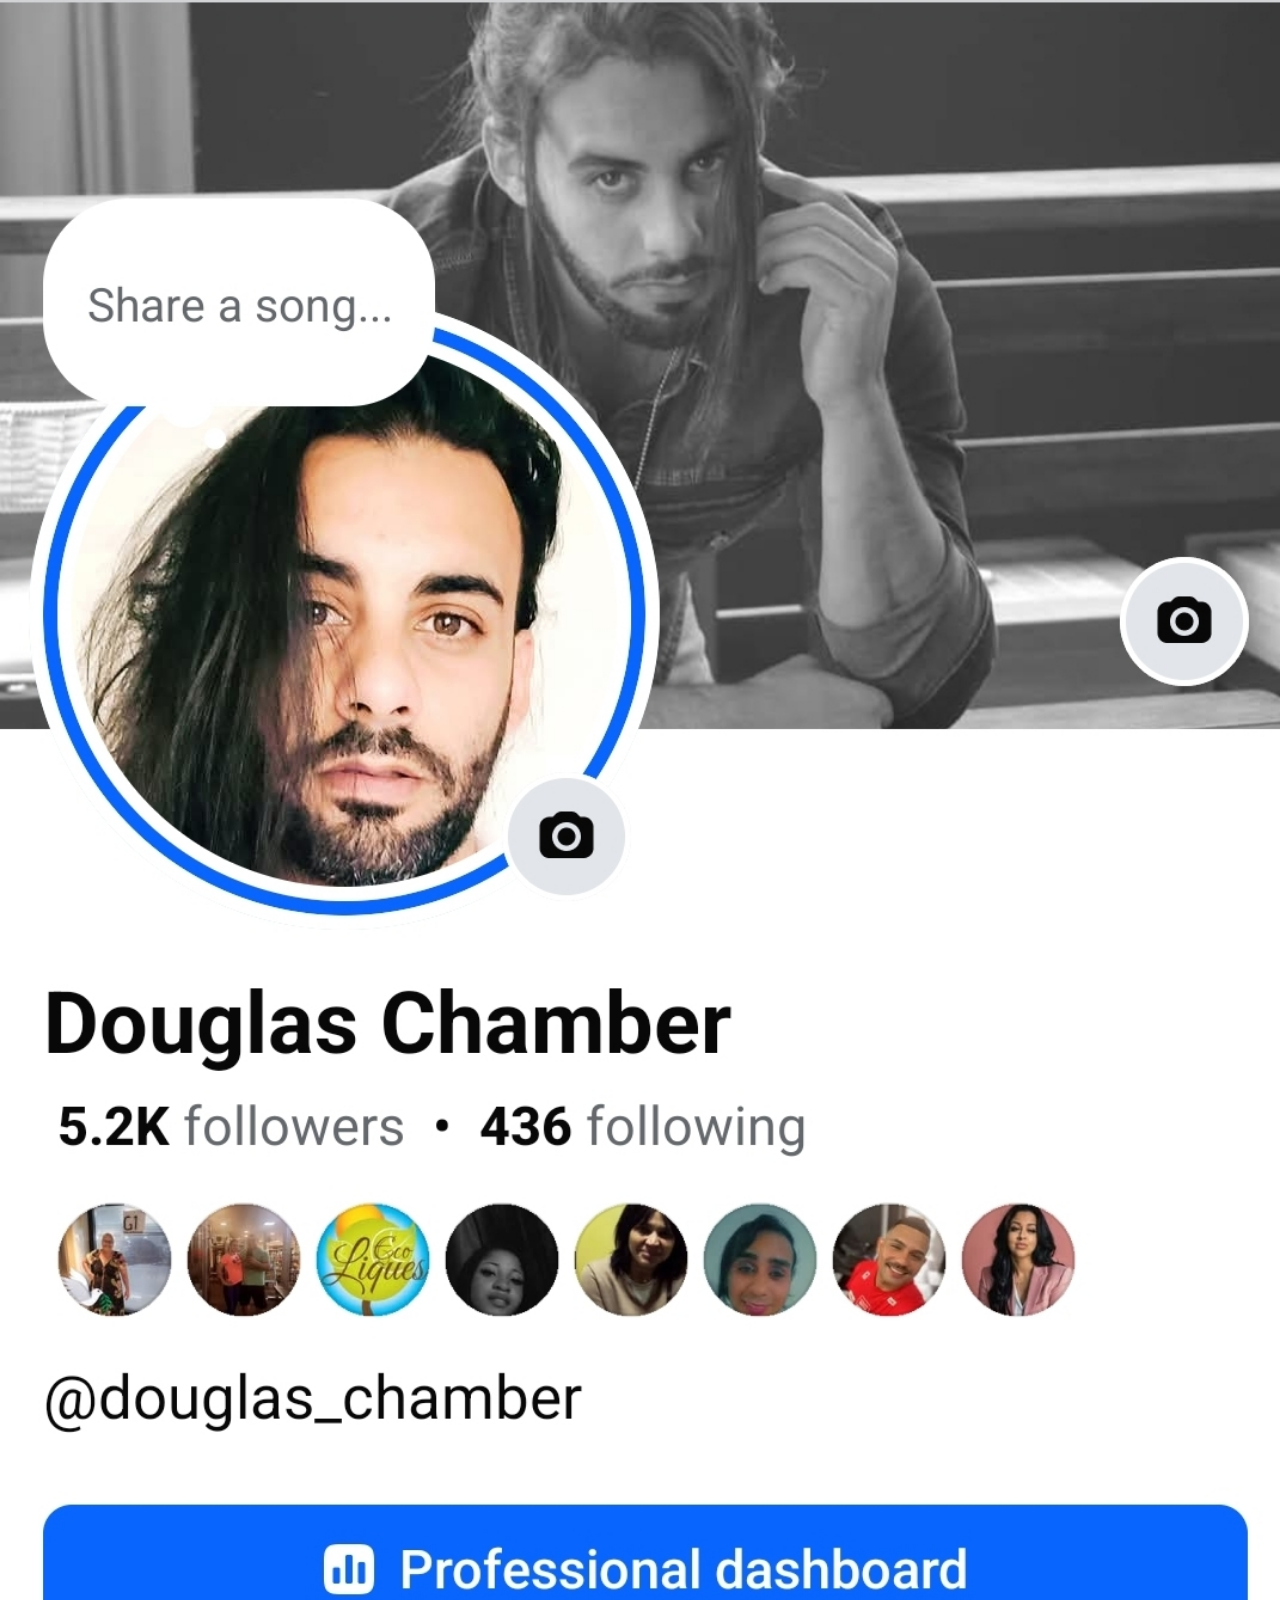
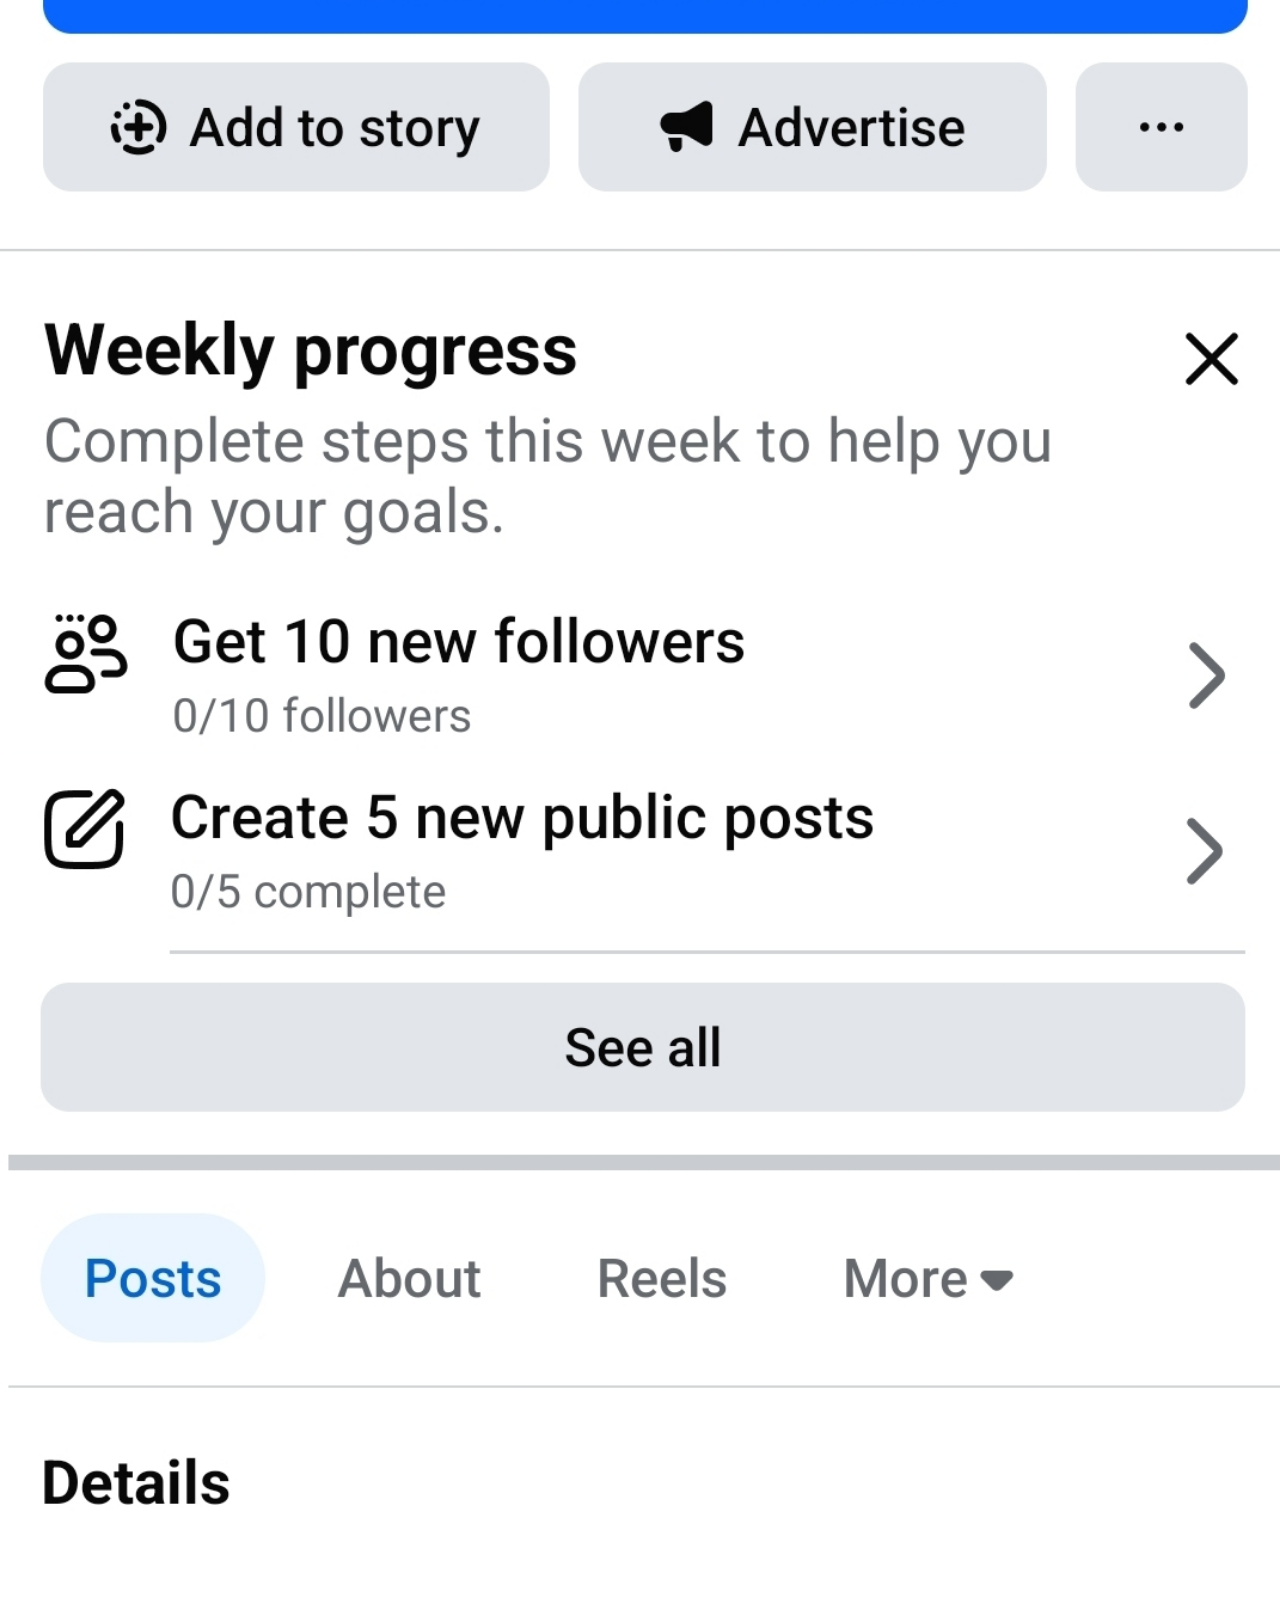
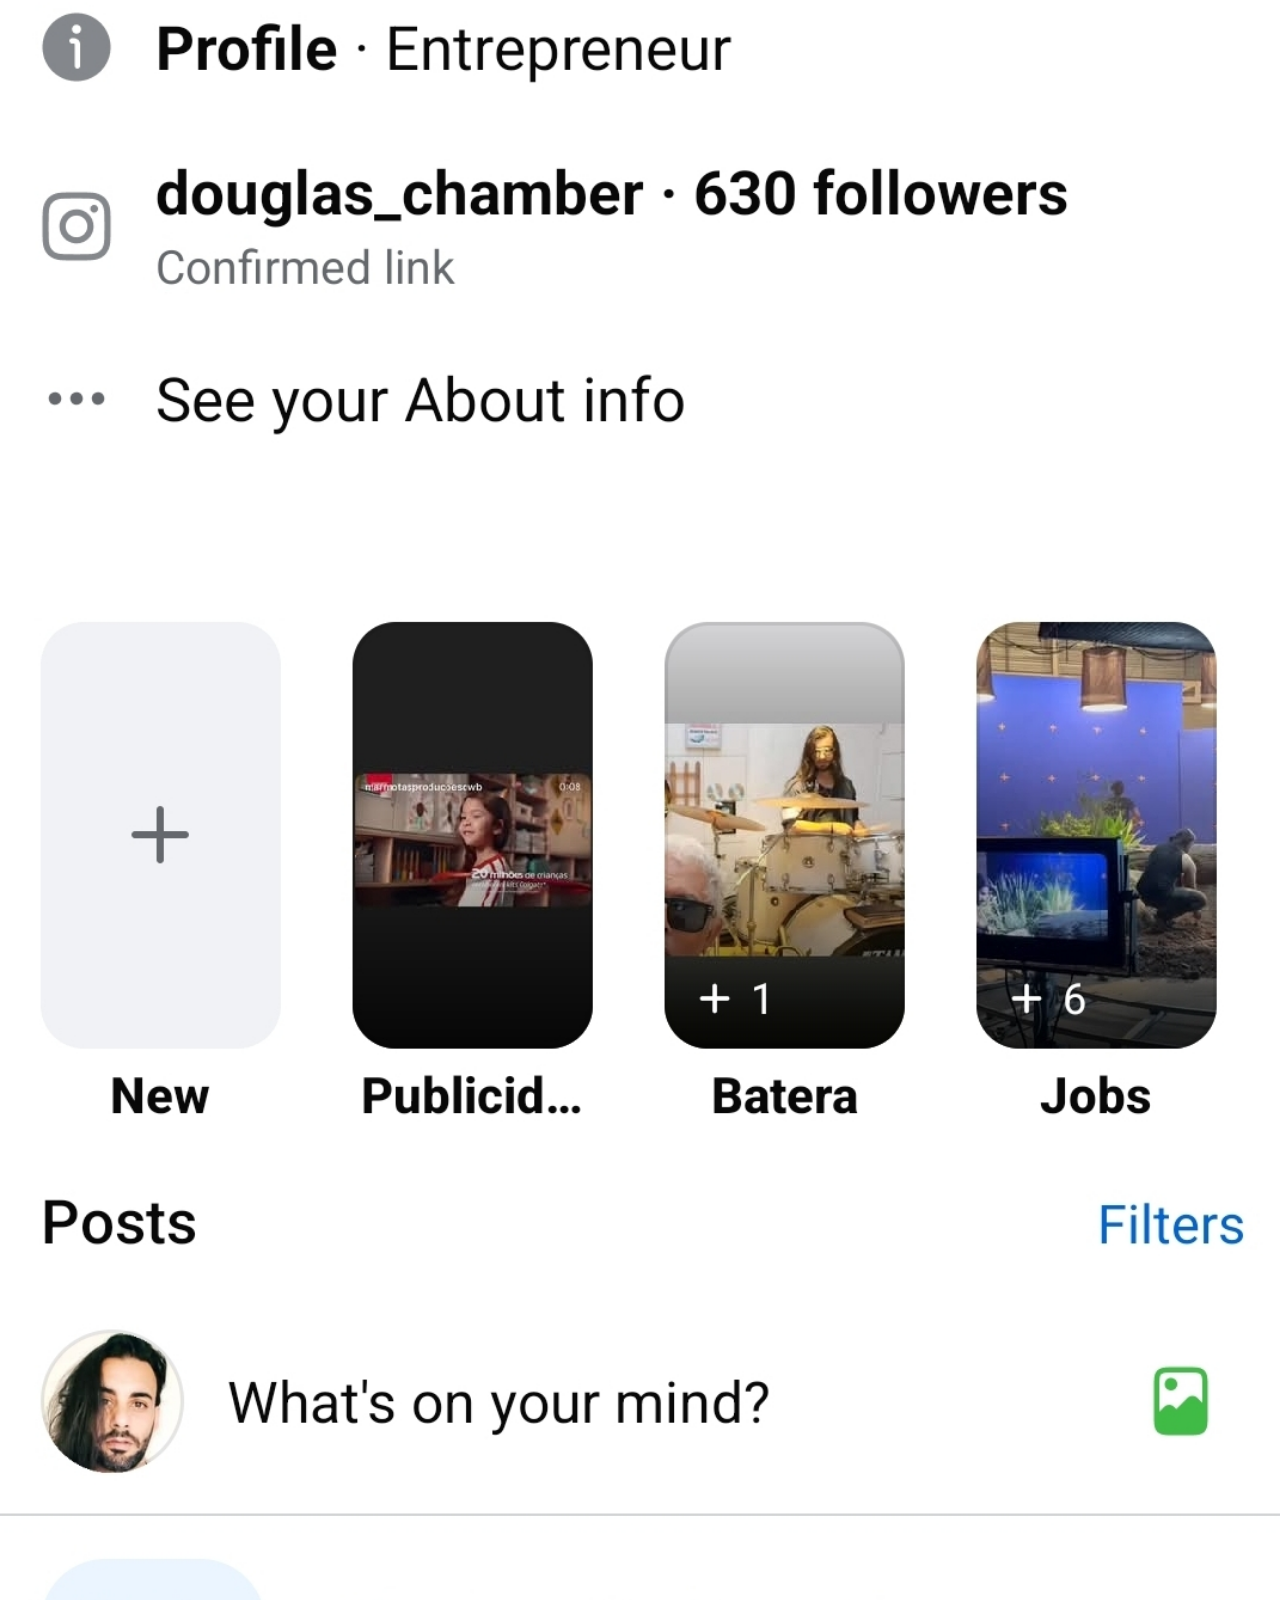
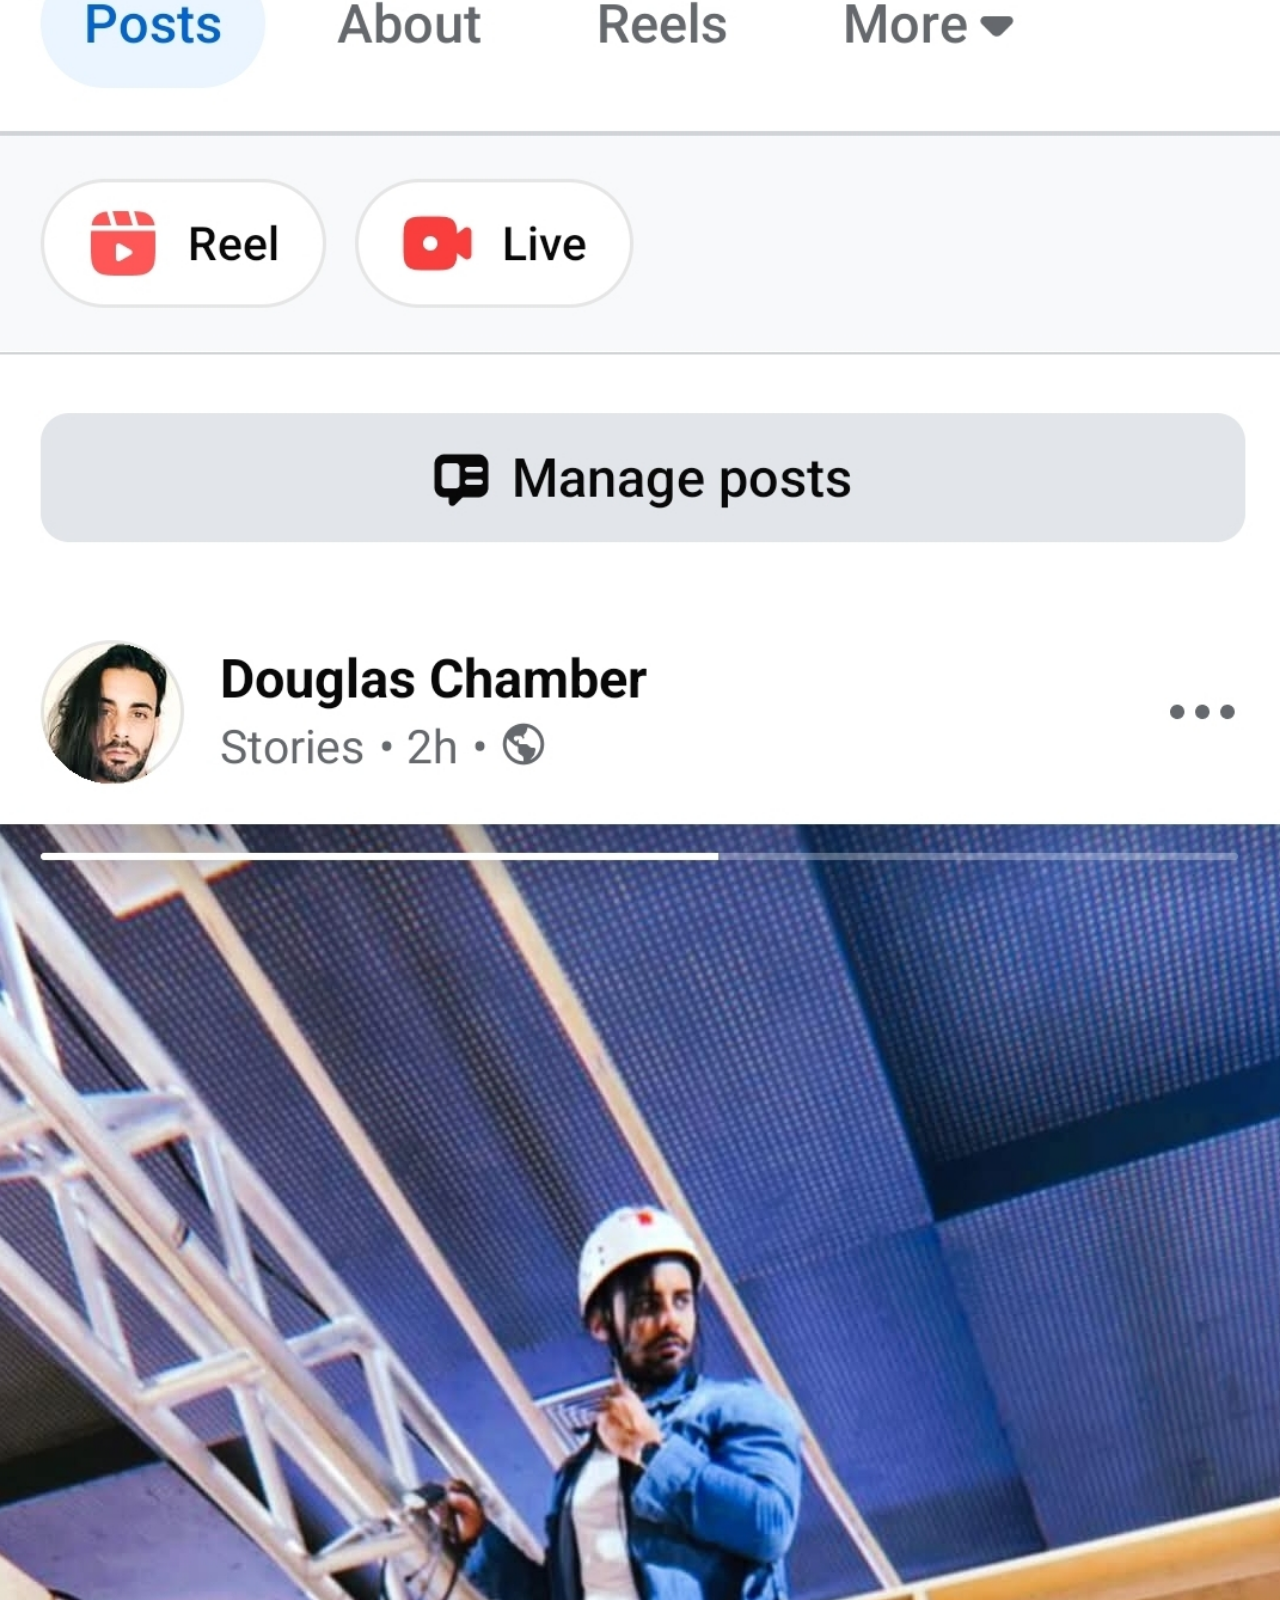
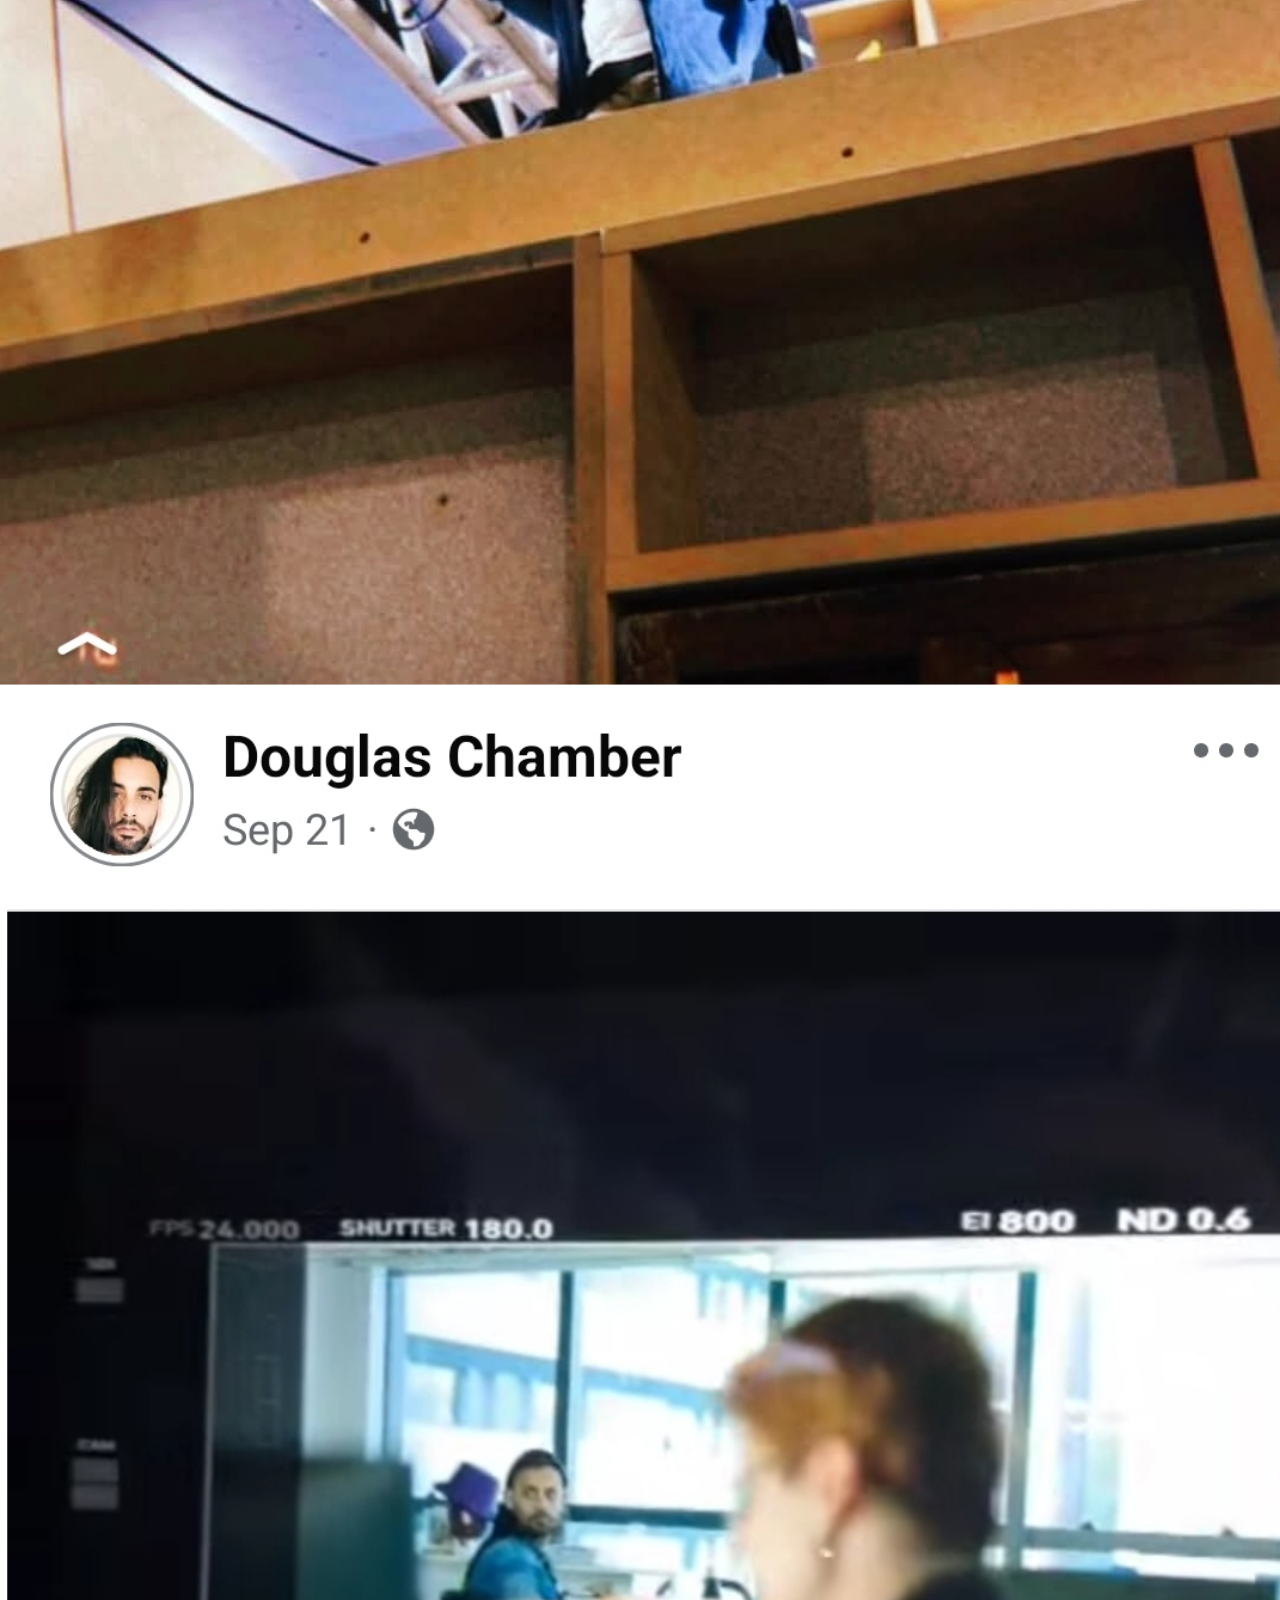
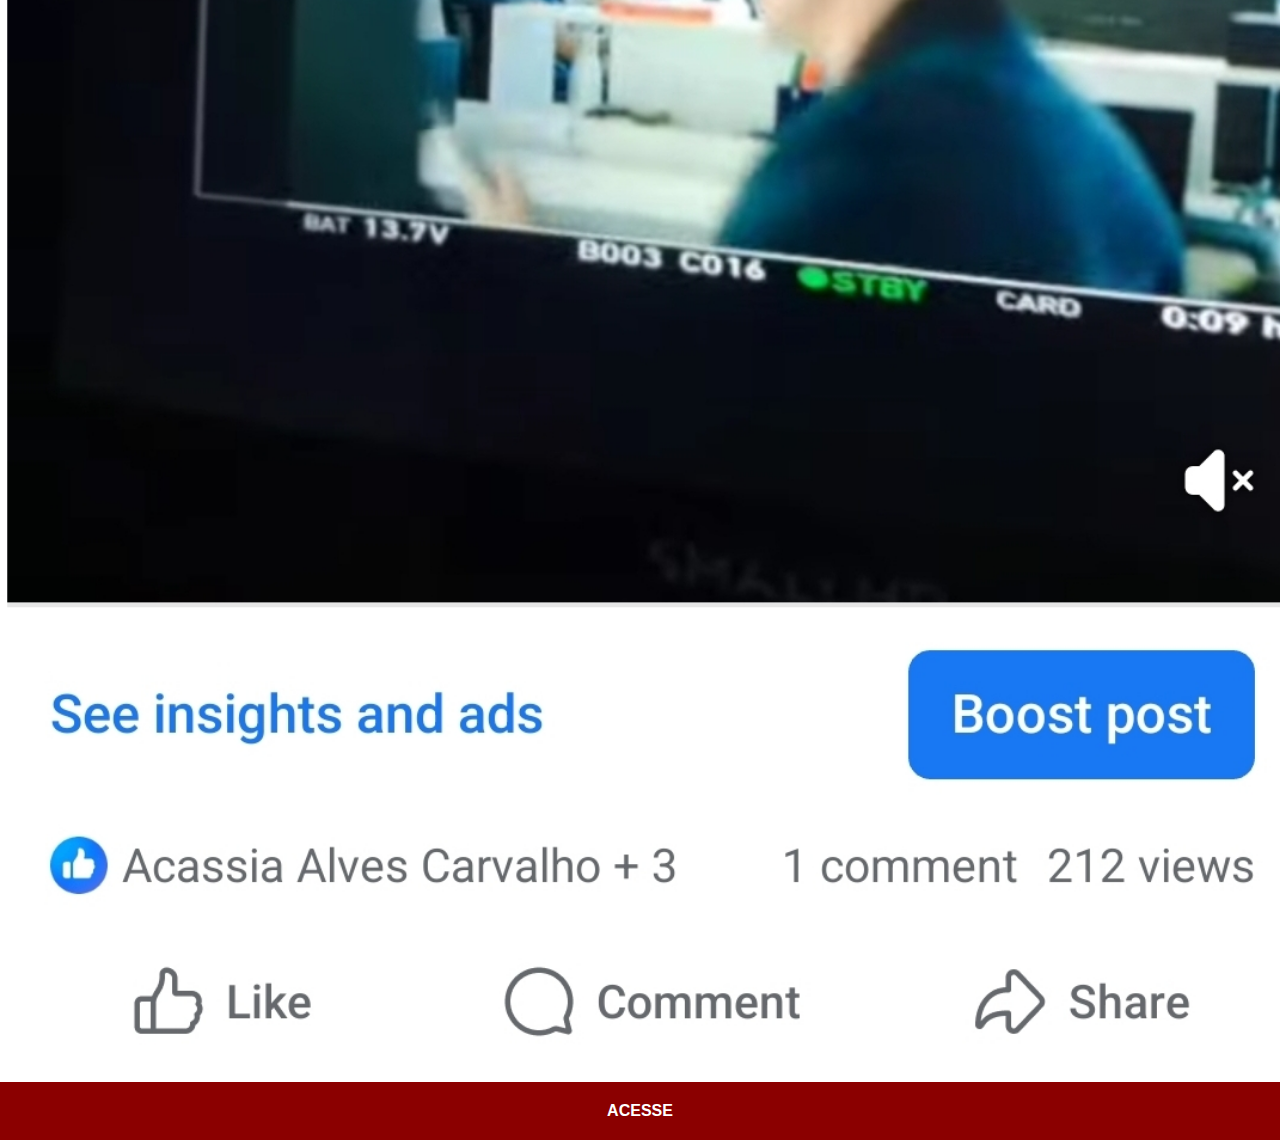
<file: facebook.html>
<!DOCTYPE html>
<html lang="pt-br">
<head>
    <meta charset="UTF-8">
    <meta name="viewport" content="width=device-width, initial-scale=1.0">
    <title>Facebook</title>
    <link rel="stylesheet" href="estilo/social.css">
</head>
<body>
    <img src="imagens/facebook-chamber.jpg" alt="Facebook">
    <a href="https://www.facebook.com/chamberdouglas" target="_blank">ACESSE</a>
</body>
</html>
</file>
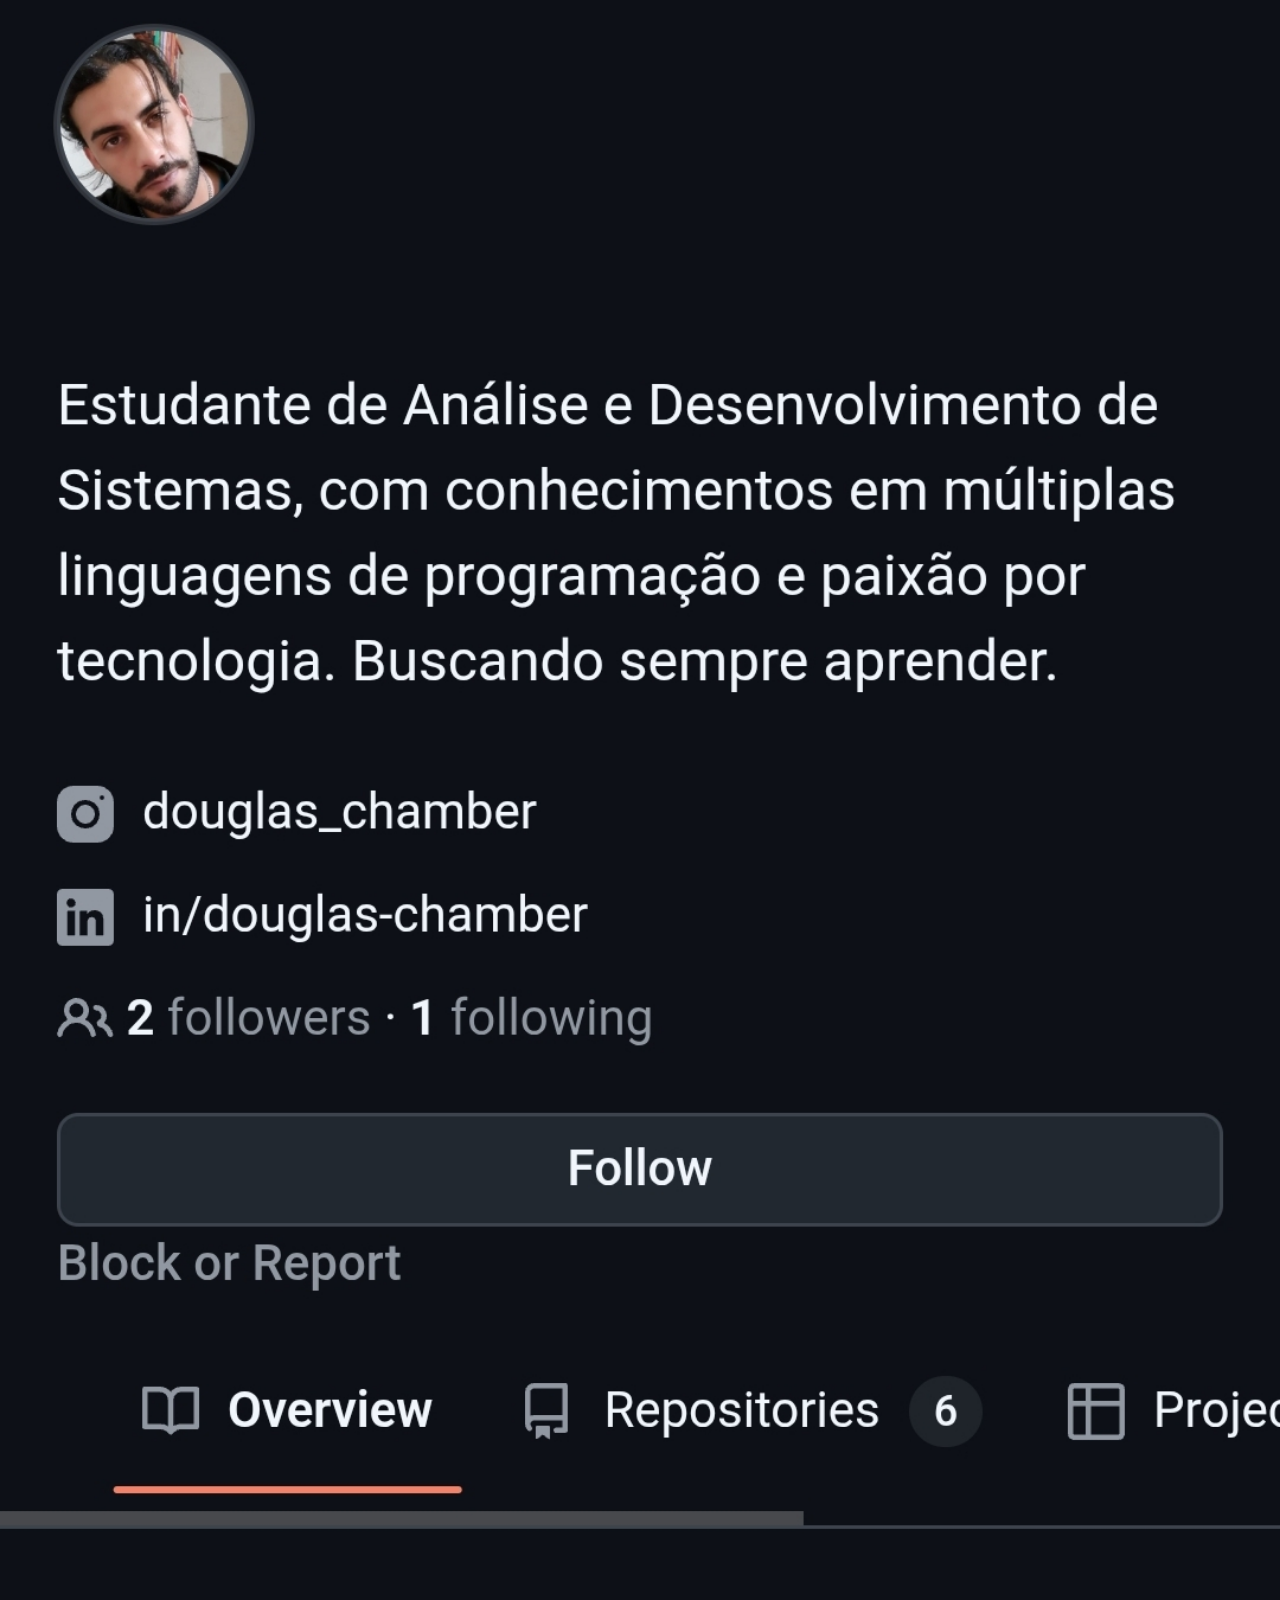
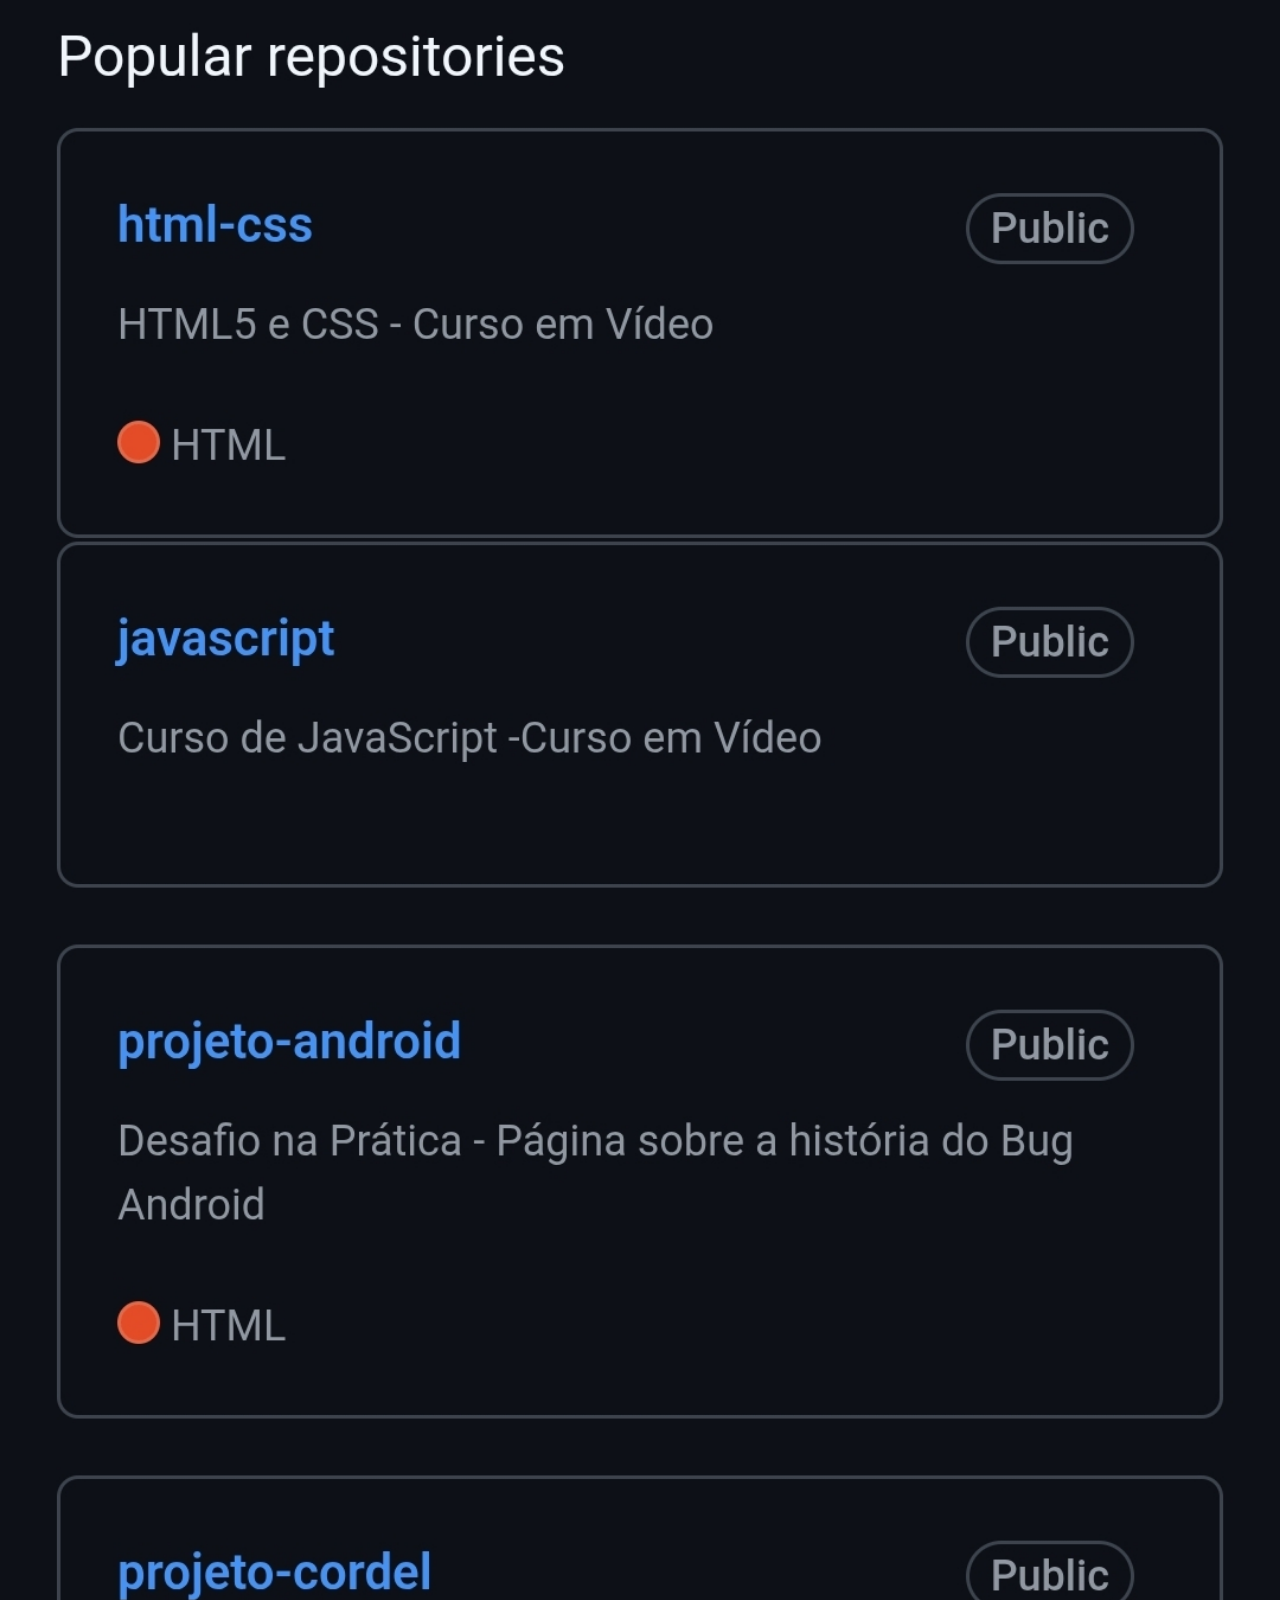
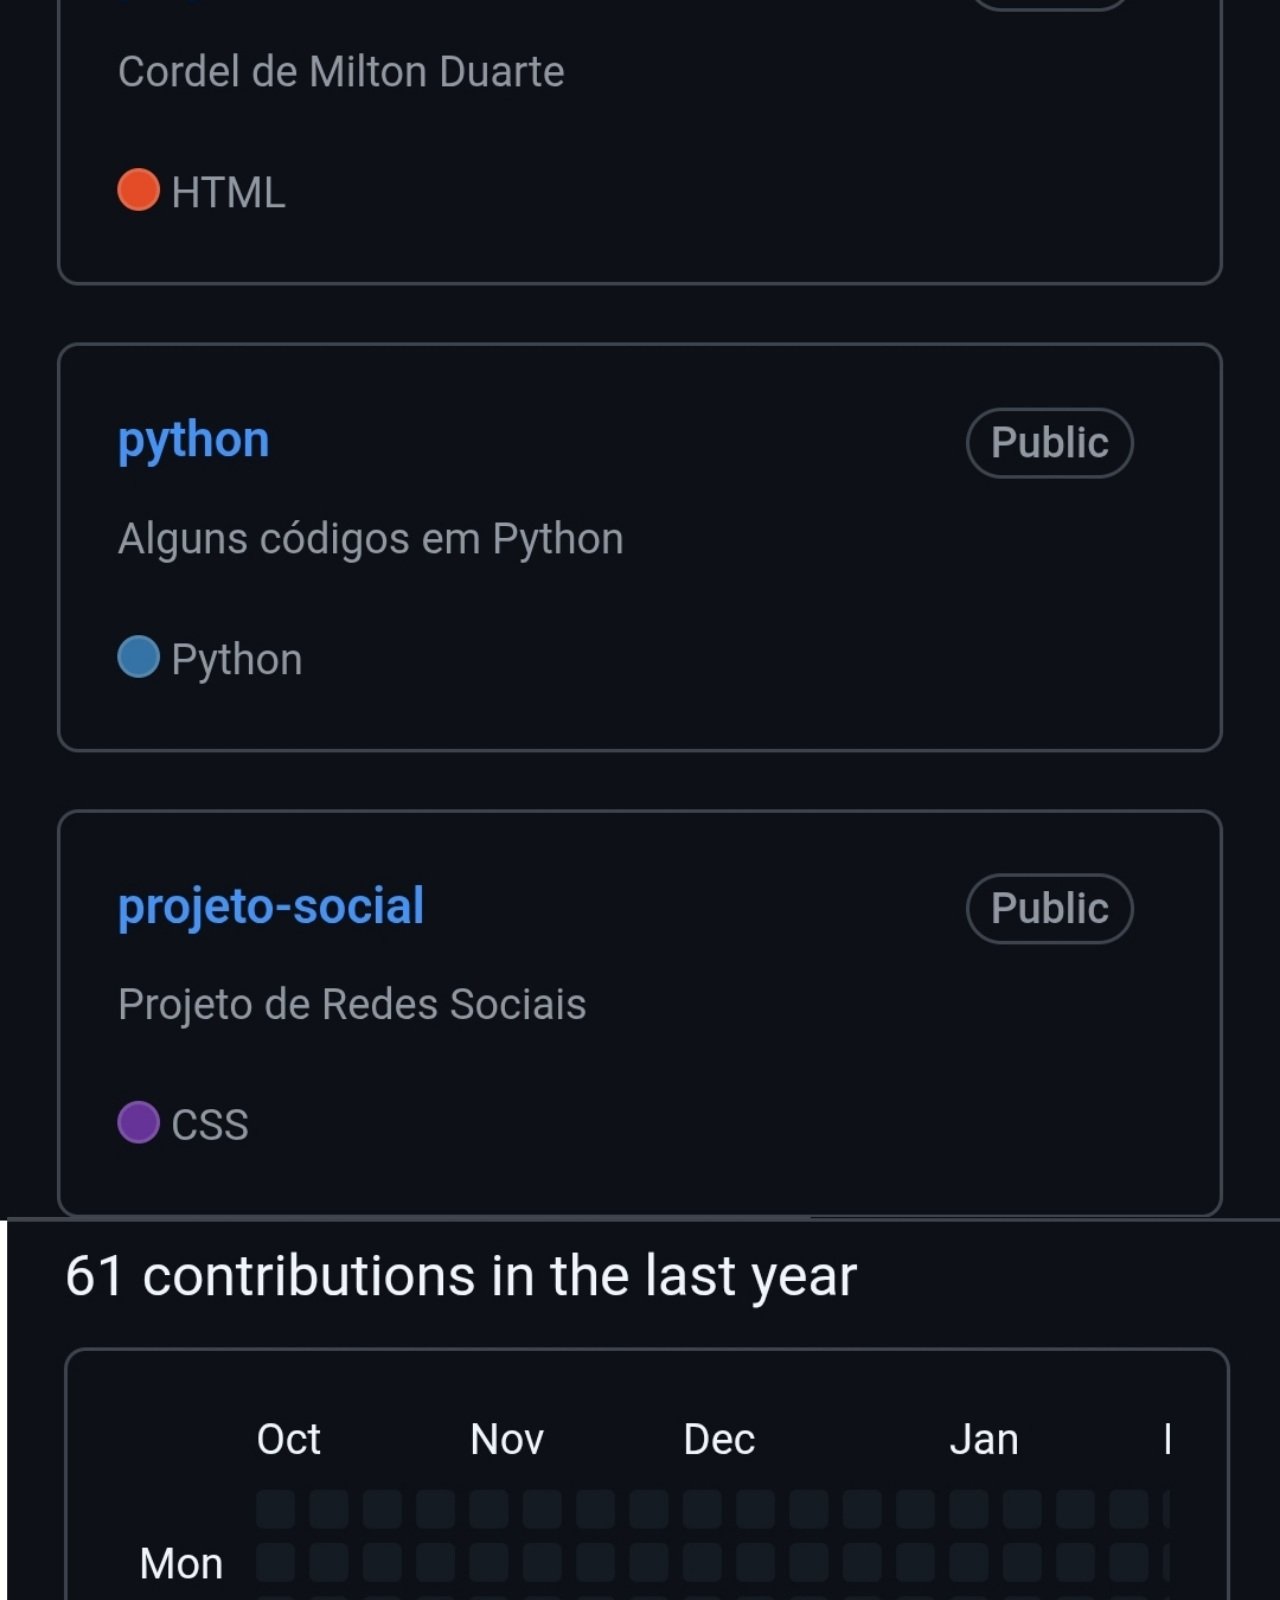
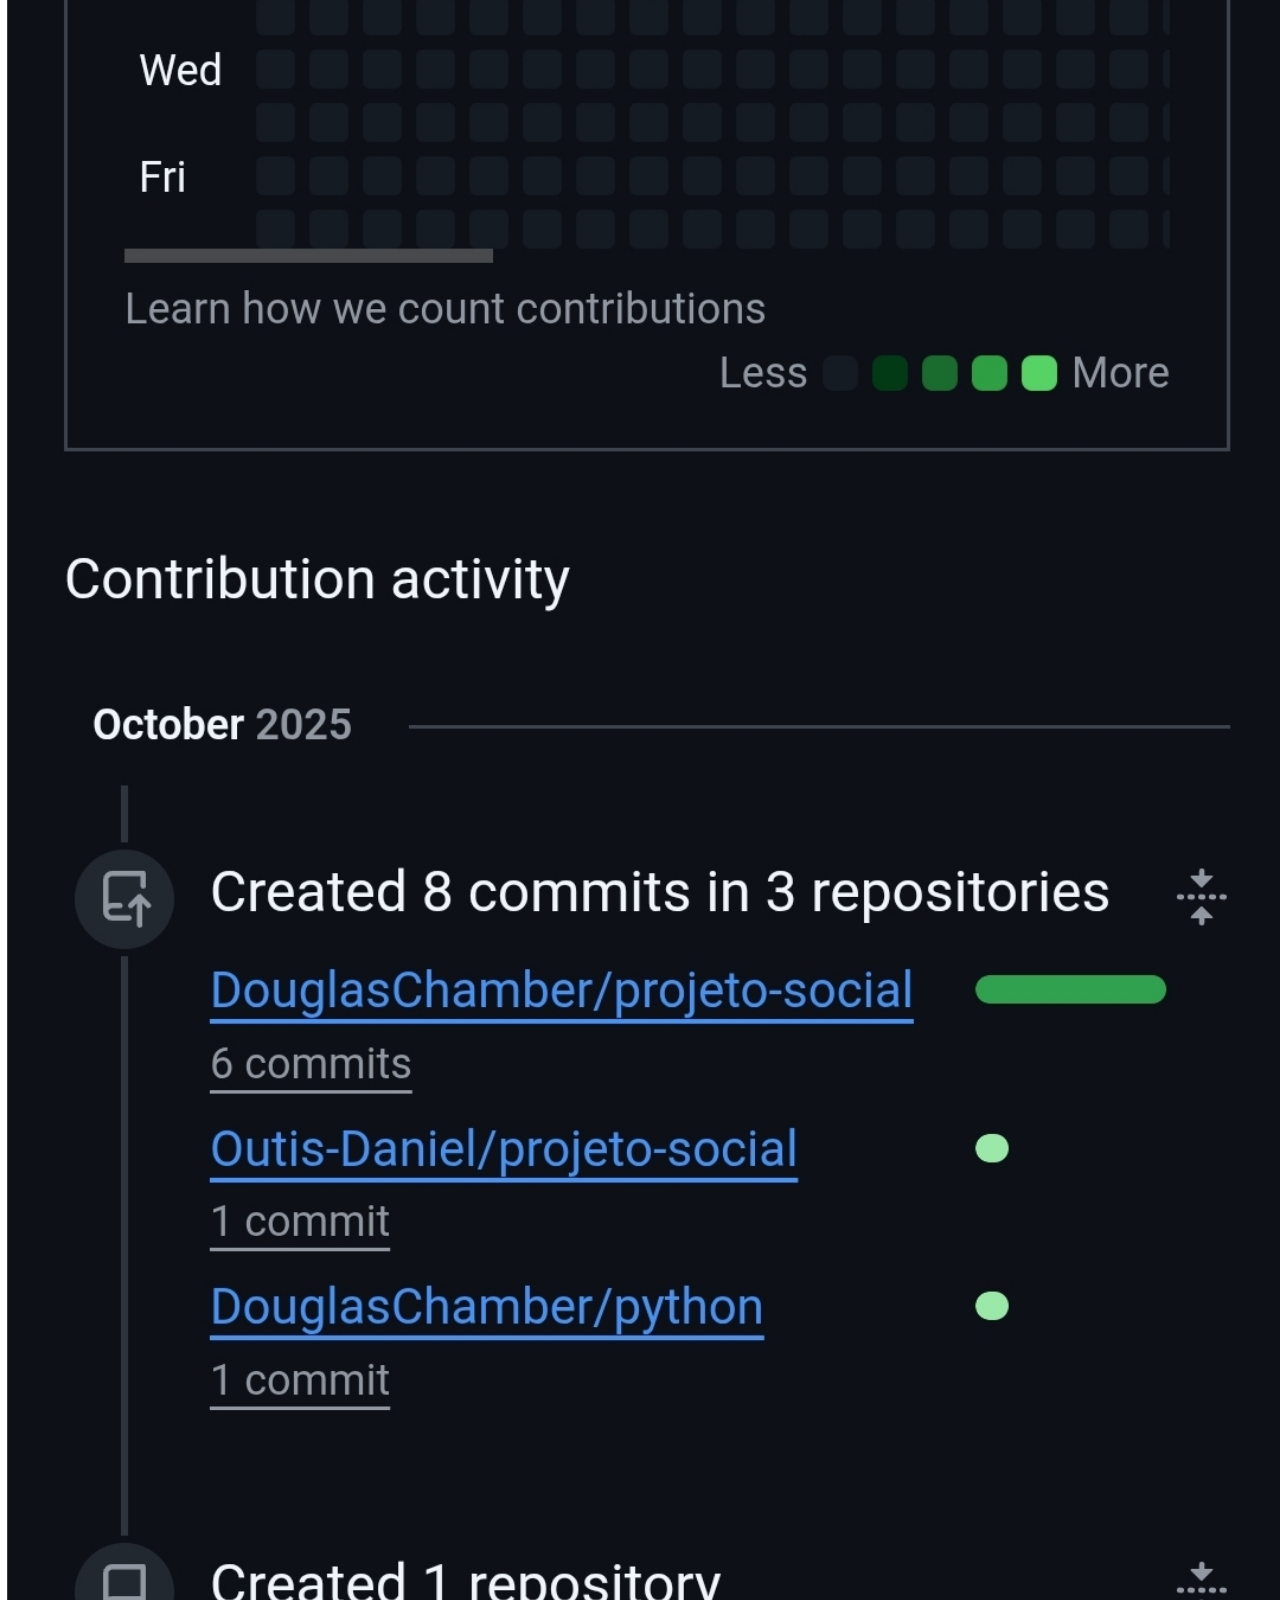
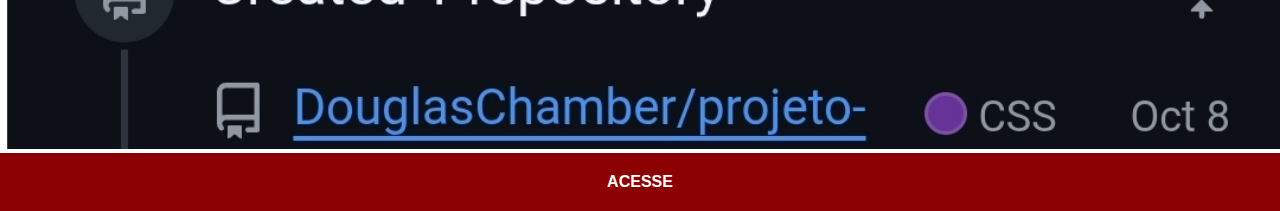
<file: github.html>
<!DOCTYPE html>
<html lang="pt-br">
<head>
    <meta charset="UTF-8">
    <meta name="viewport" content="width=device-width, initial-scale=1.0">
    <title>Github</title>
    <link rel="stylesheet" href="estilo/social.css">
</head>
<body>
    <img src="imagens/github-chamber.jpg" alt="Github">
    <a href="https://github.com/DouglasChamber" target="_blank">ACESSE</a>
</body>
</html>
</file>
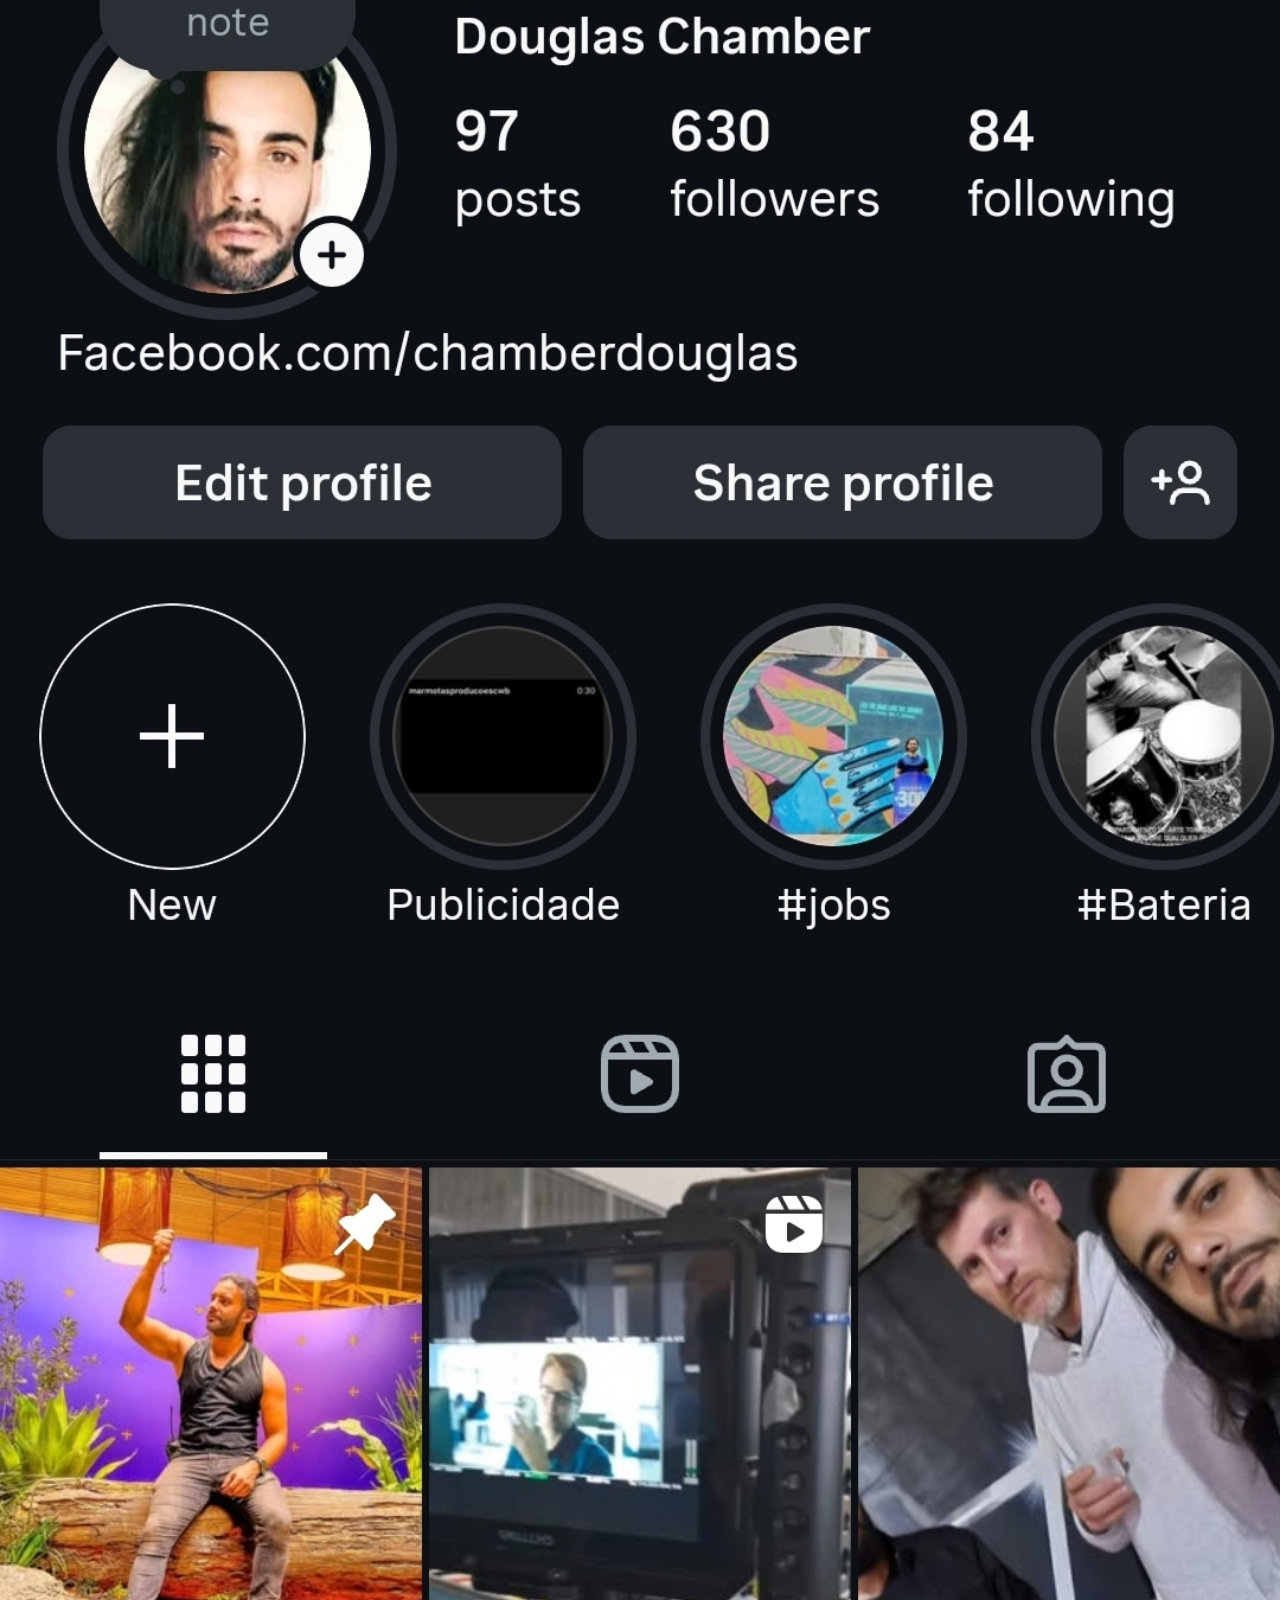
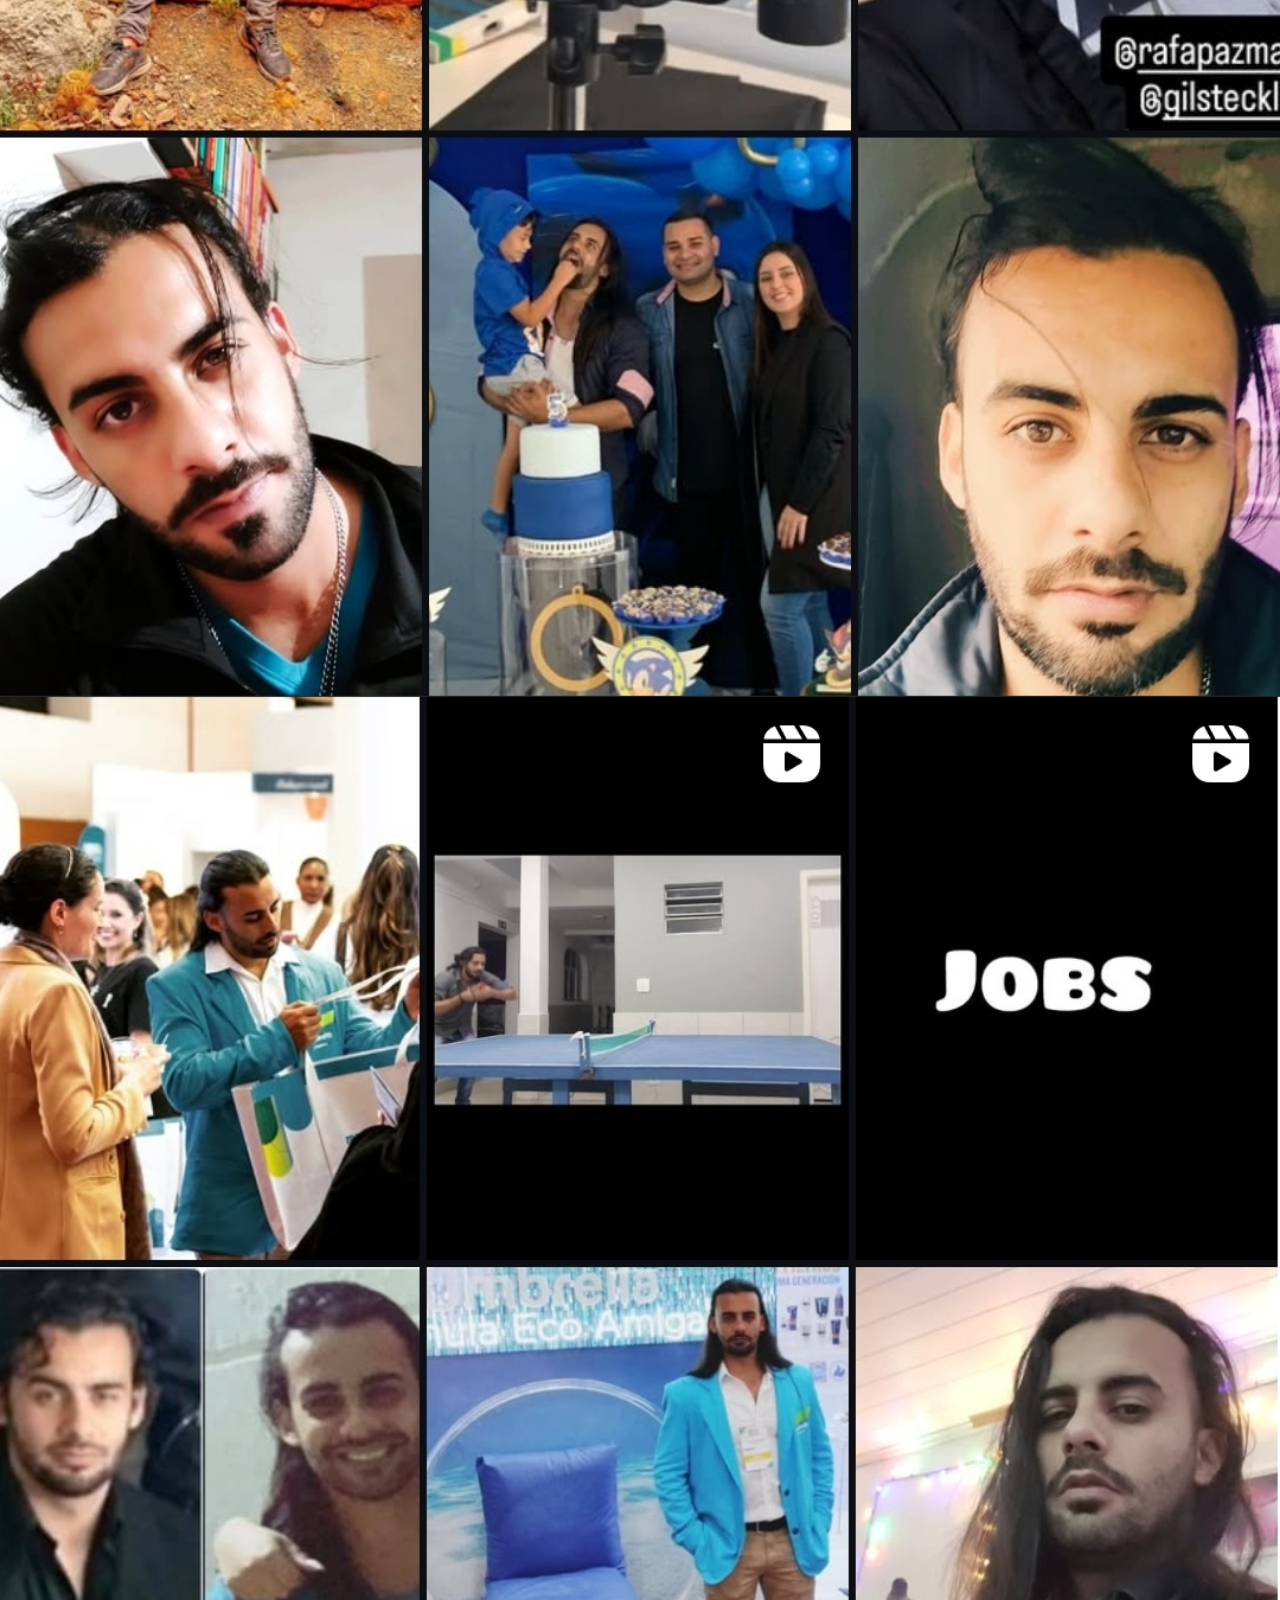
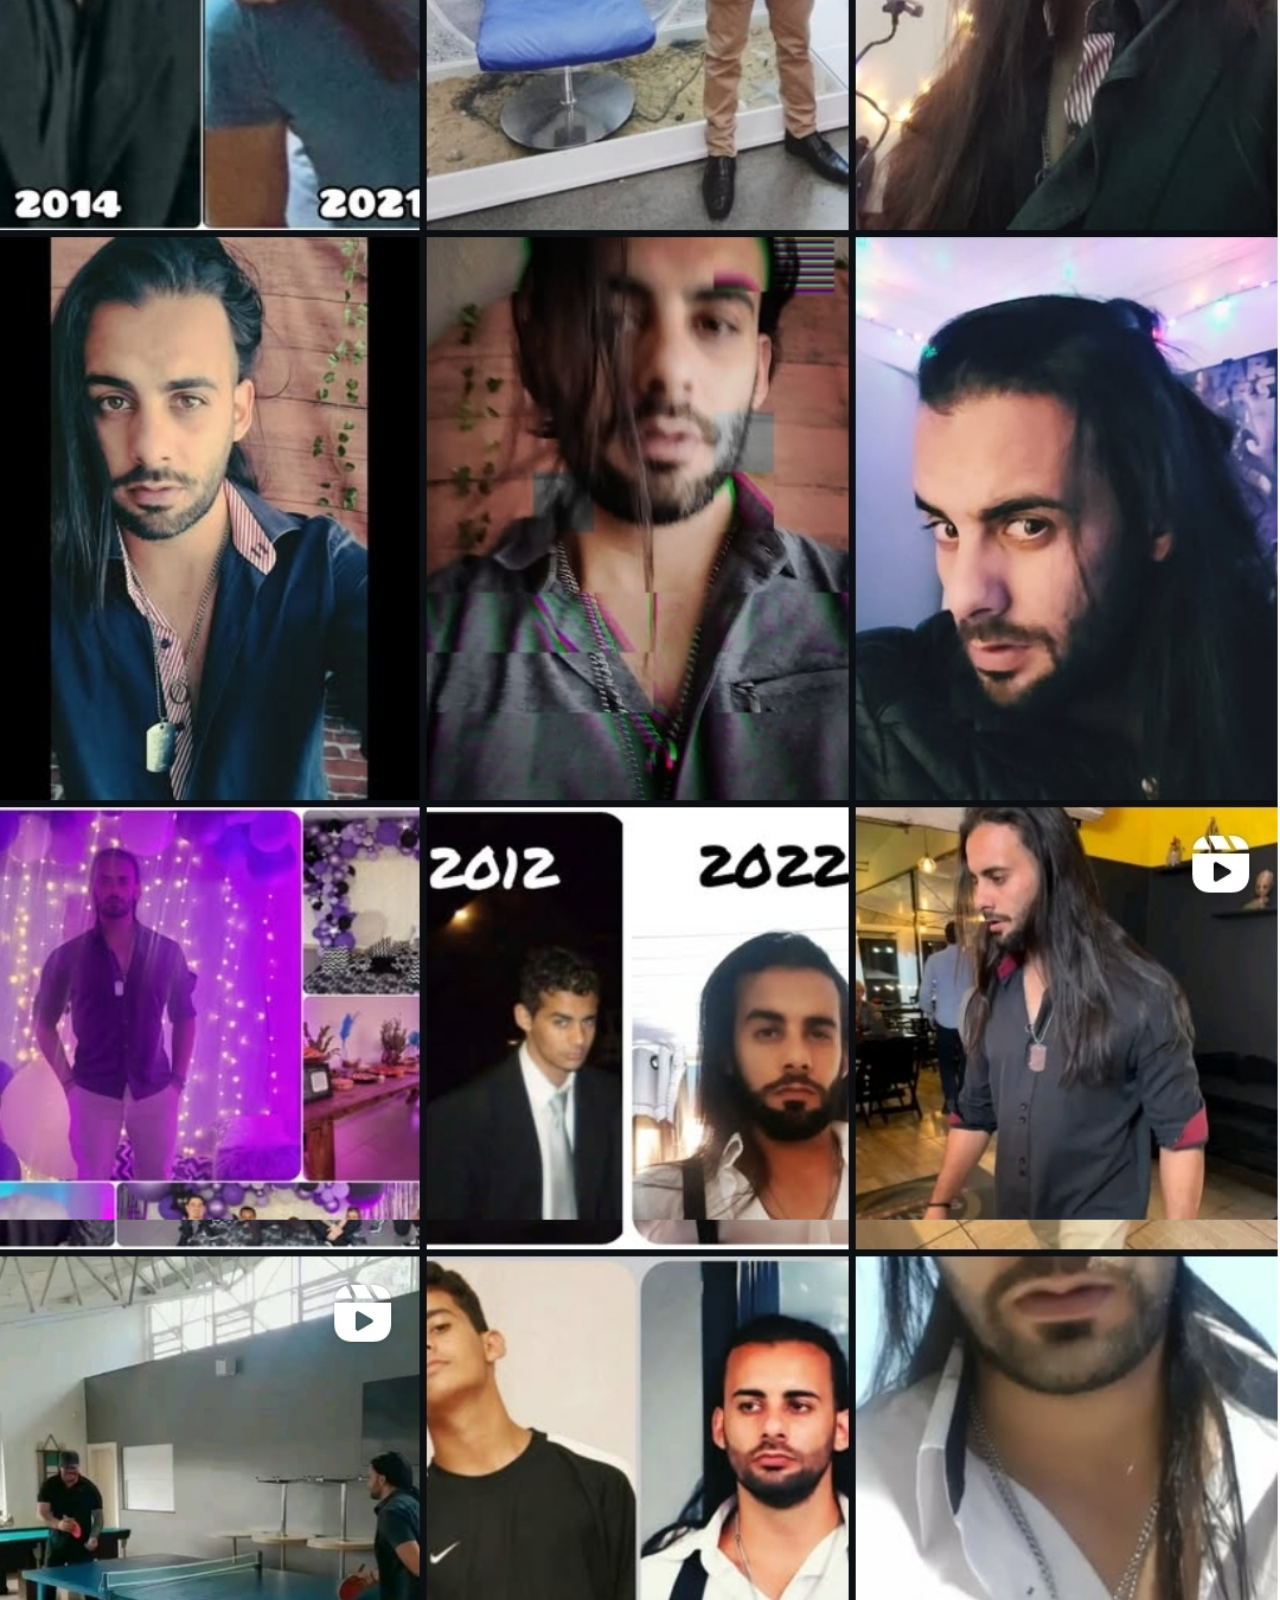
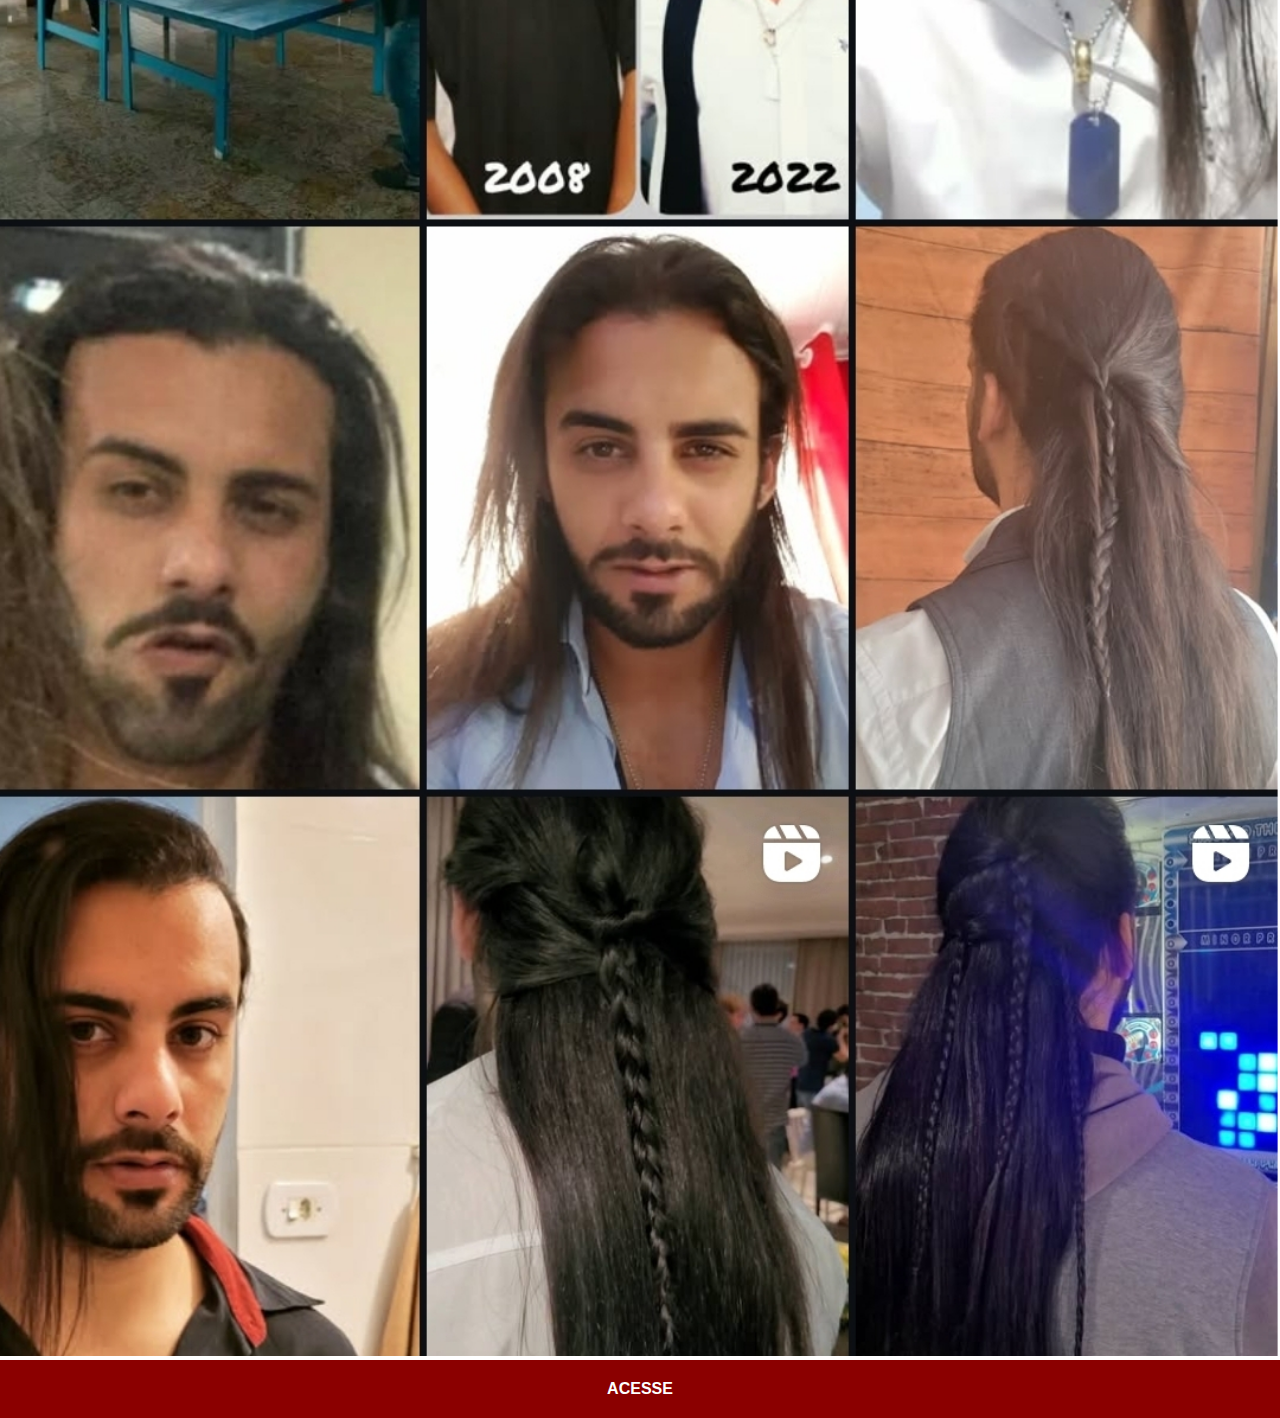
<file: instagram.html>
<!DOCTYPE html>
<html lang="pt-br">
<head>
    <meta charset="UTF-8">
    <meta name="viewport" content="width=device-width, initial-scale=1.0">
    <title>Instagram</title>
    <link rel="stylesheet" href="estilo/social.css">
</head>
<body>
    <img src="imagens/instagram-chamber.jpg" alt="Instagram">
    <a href="https://www.instagram.com/douglas_chamber/" target="_blank">ACESSE</a>
</body>
</html>
</file>
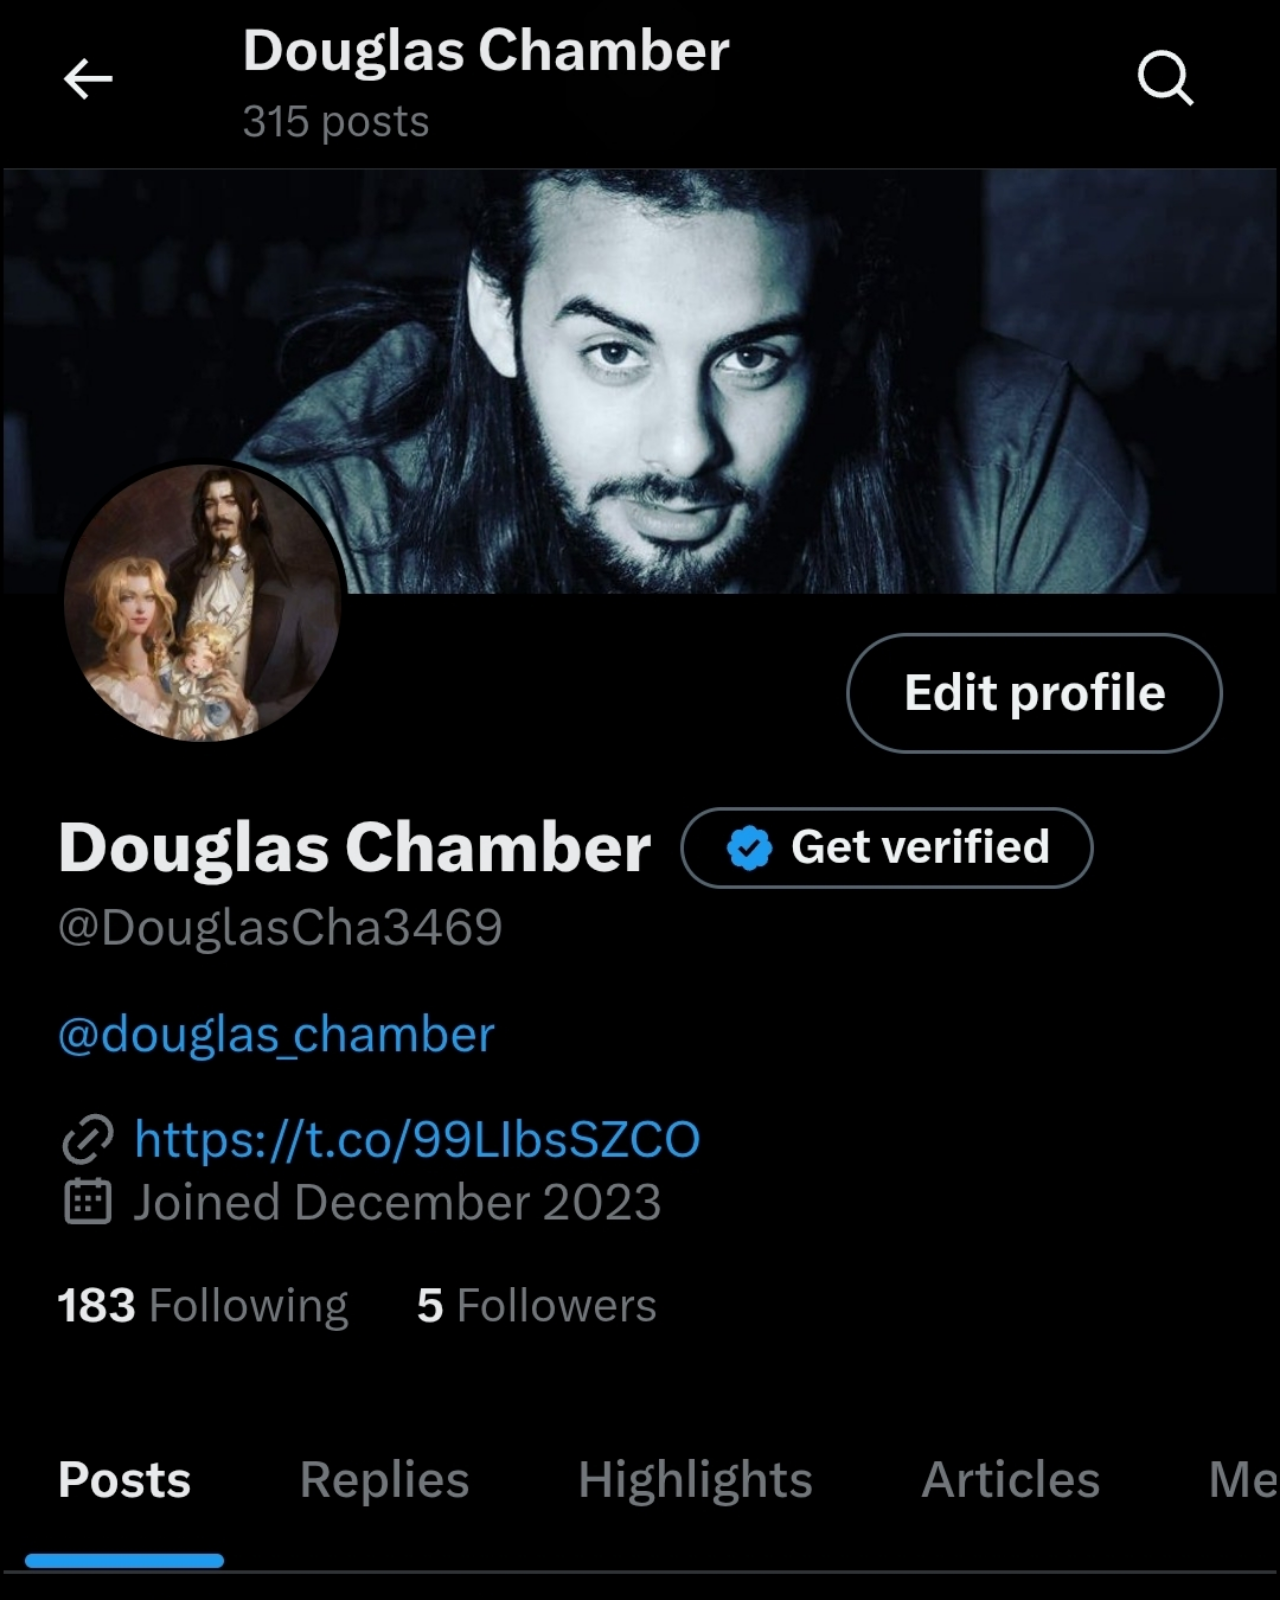
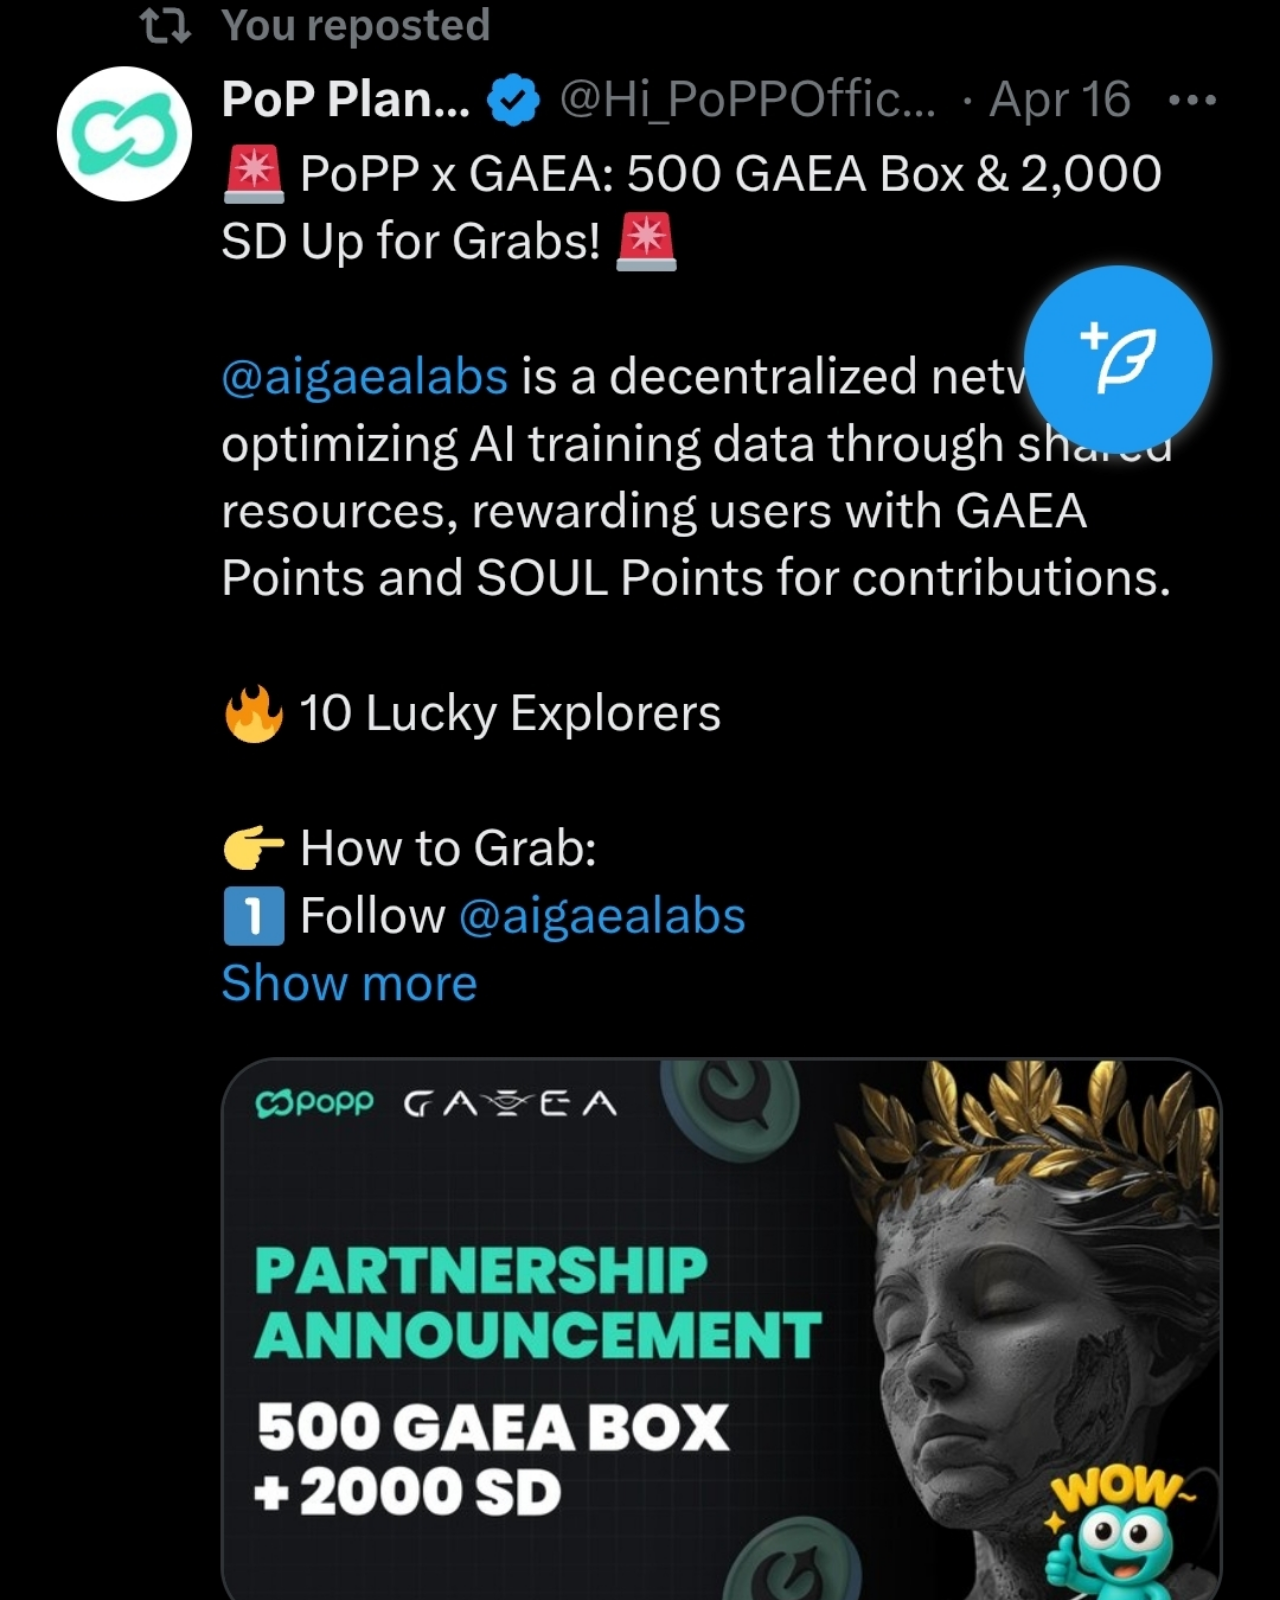
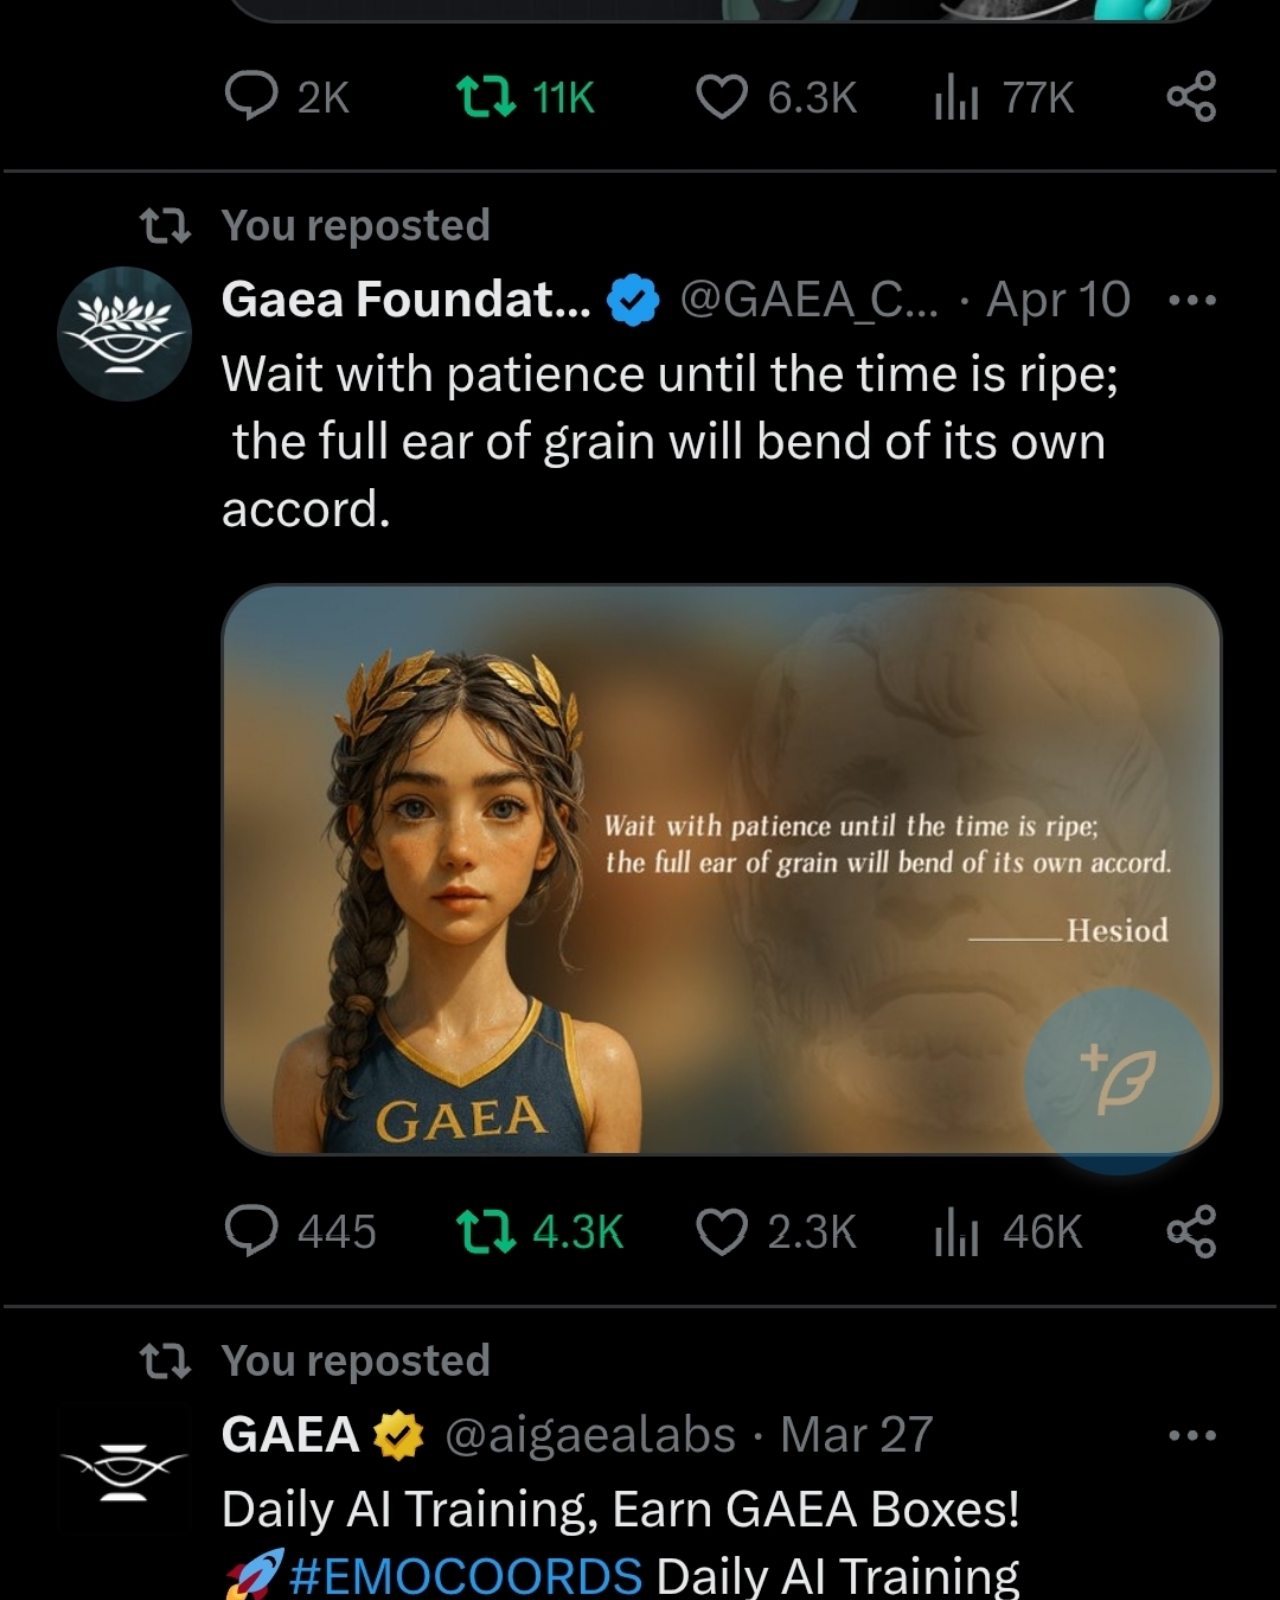
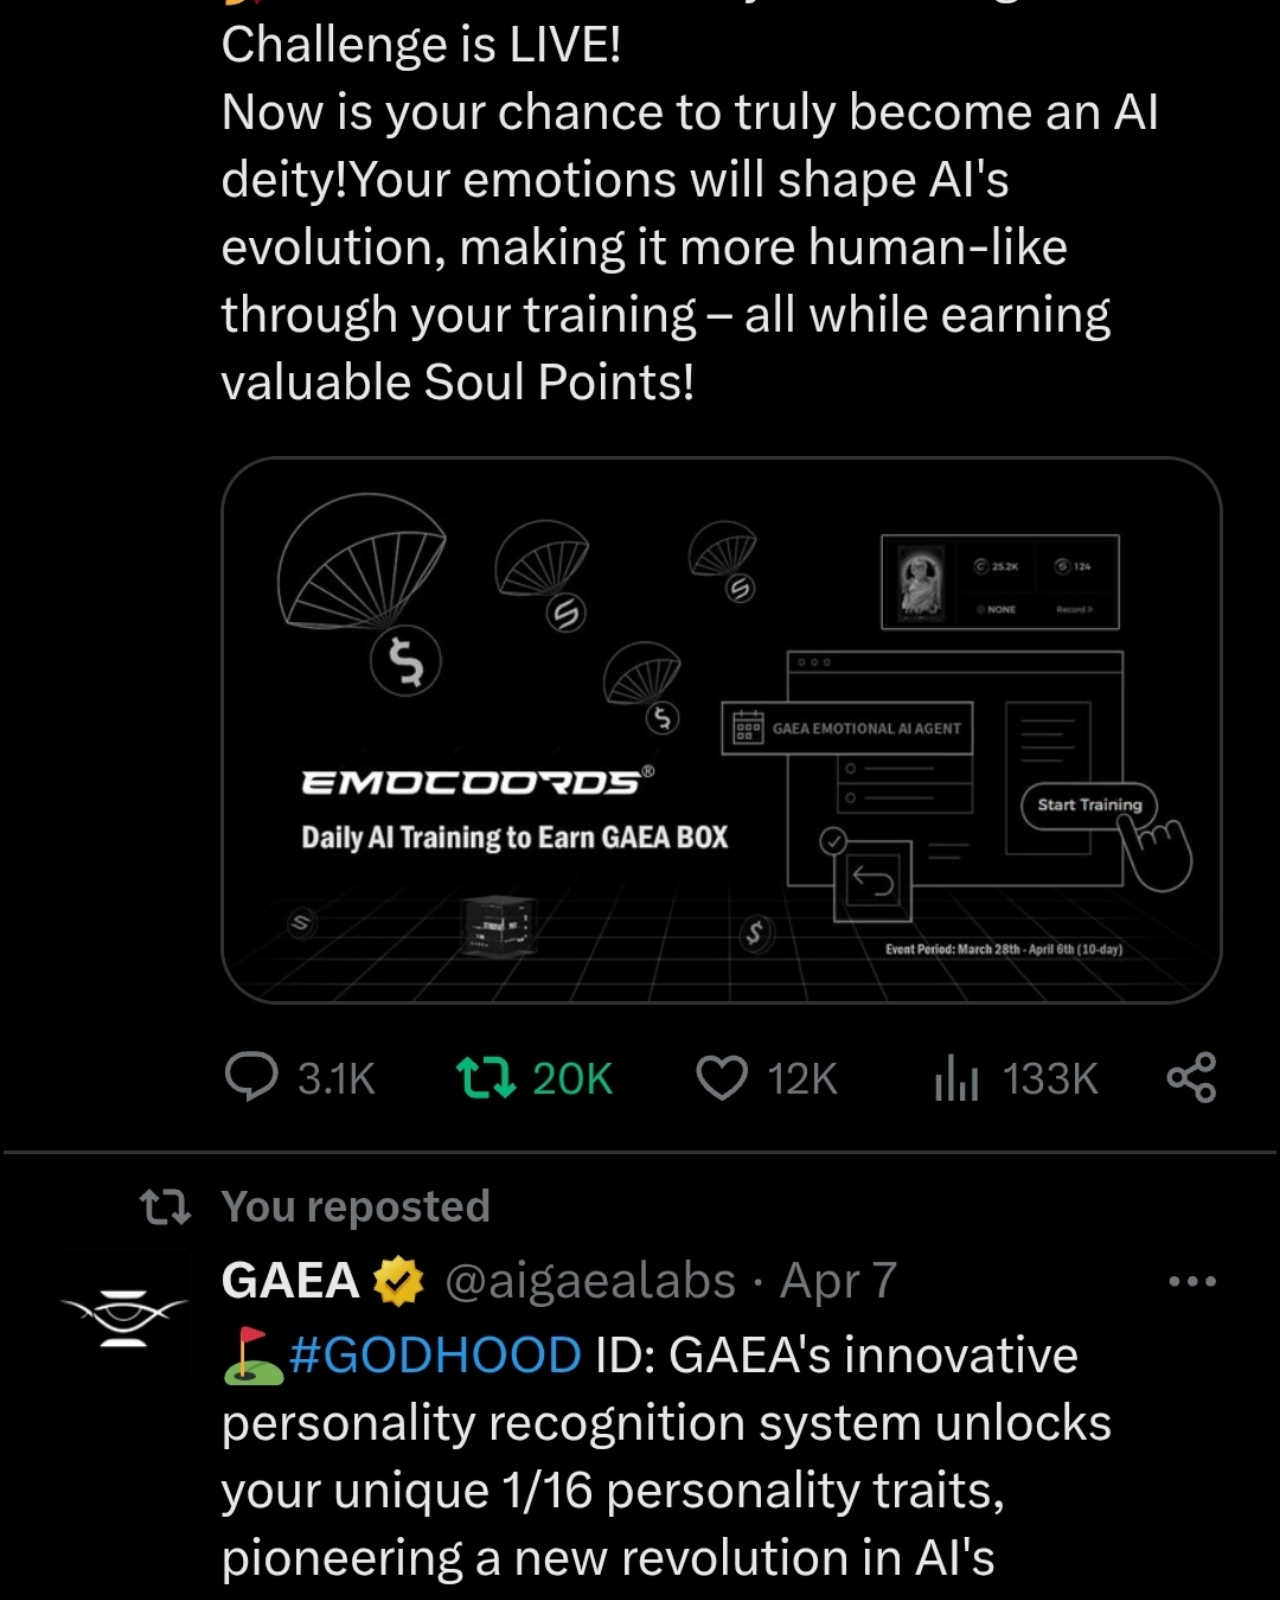
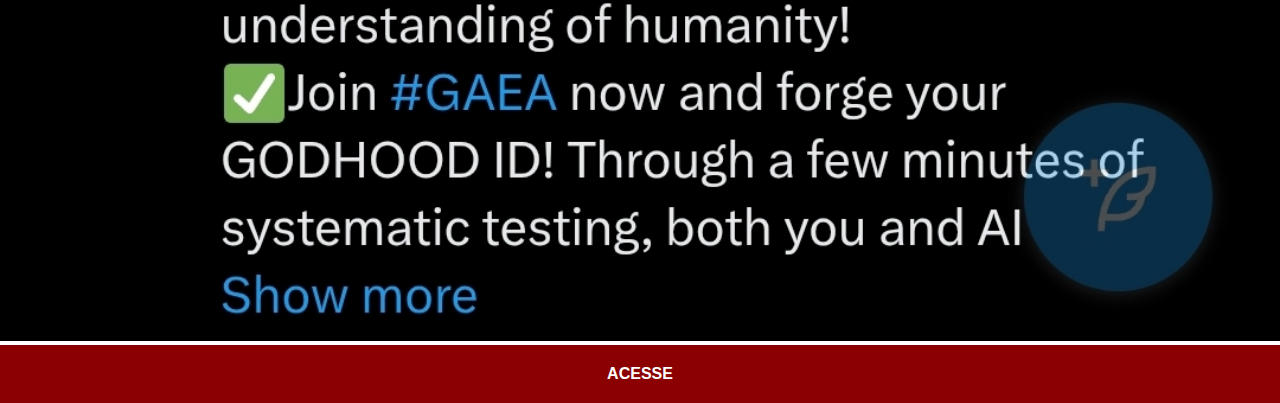
<file: twitter.html>
<!DOCTYPE html>
<html lang="pt-br">
<head>
    <meta charset="UTF-8">
    <meta name="viewport" content="width=device-width, initial-scale=1.0">
    <title>Twitter</title>
    <link rel="stylesheet" href="estilo/social.css">
</head>
<body>
    <img src="imagens/twitter-chambers.jpg" alt="Twitter">
    <a href="https://x.com/Douglascha3469" target="_blank">ACESSE</a>
</body>
</html>
</file>
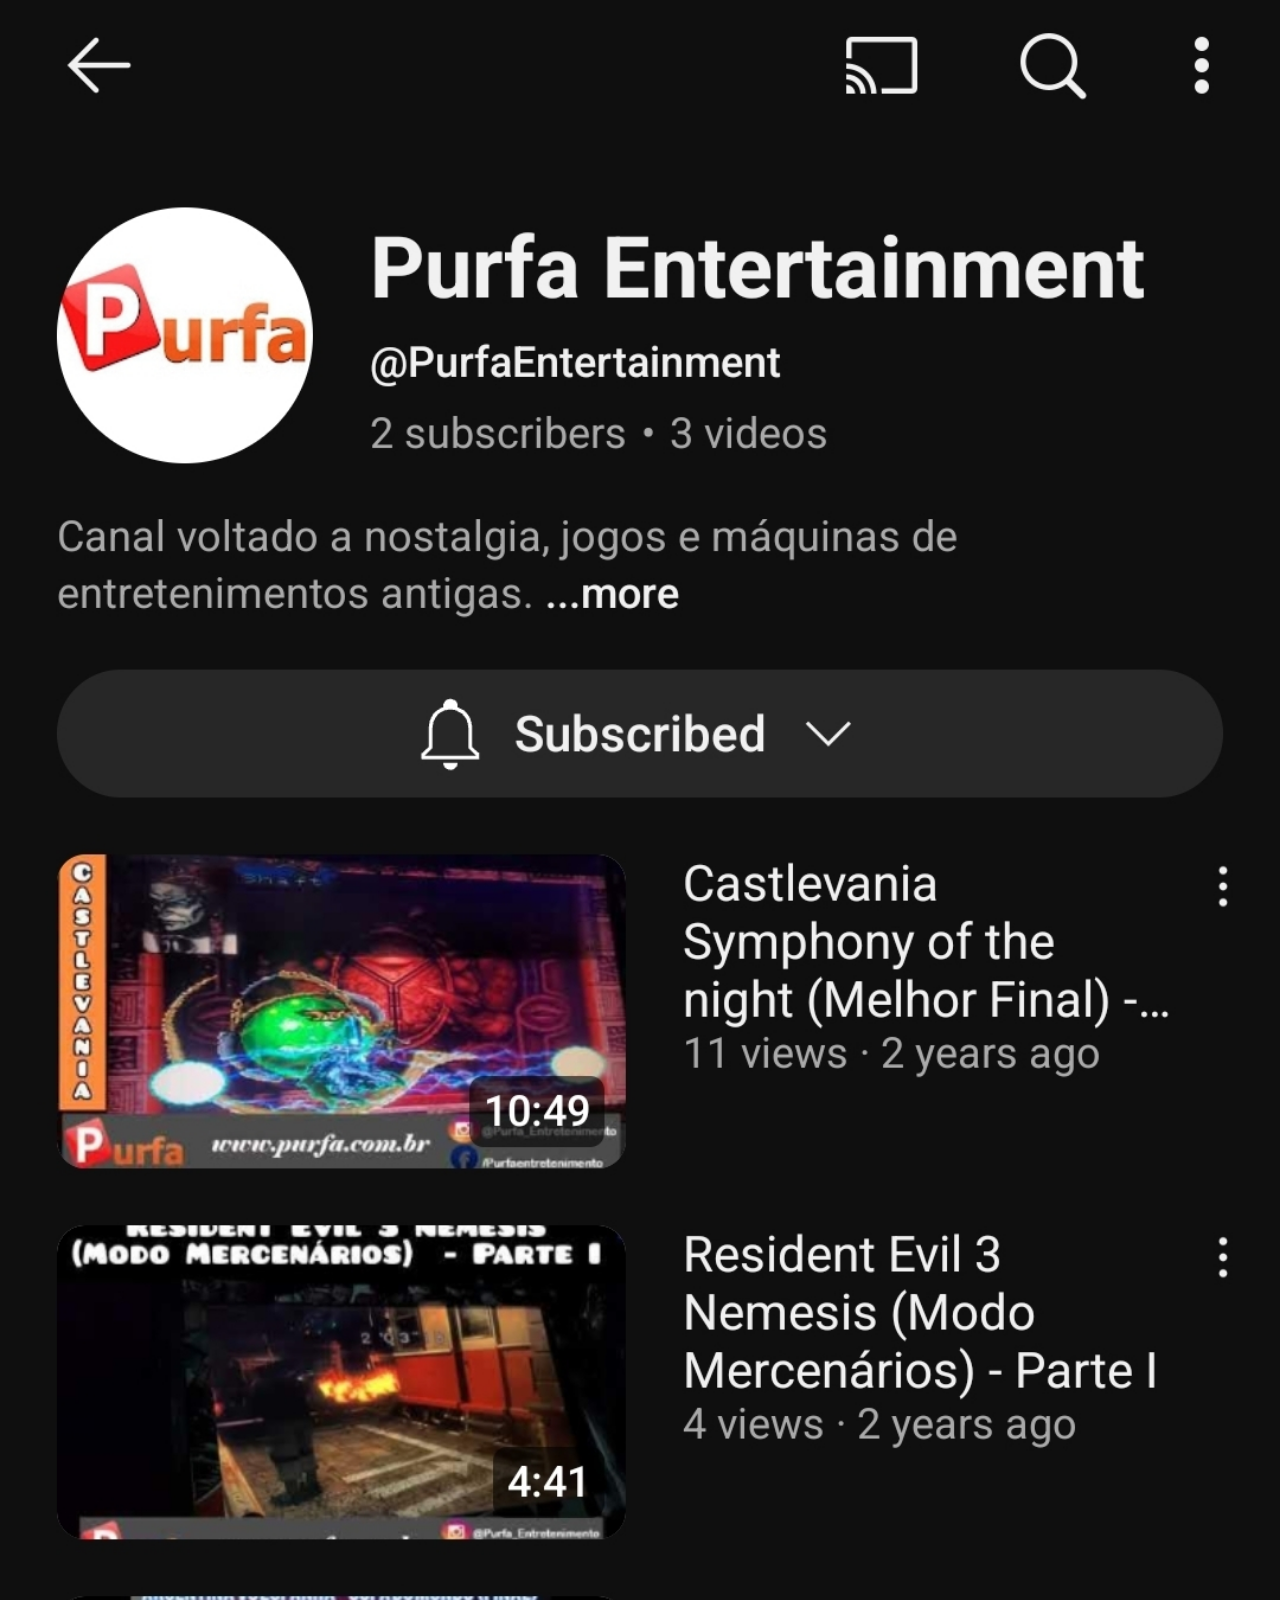
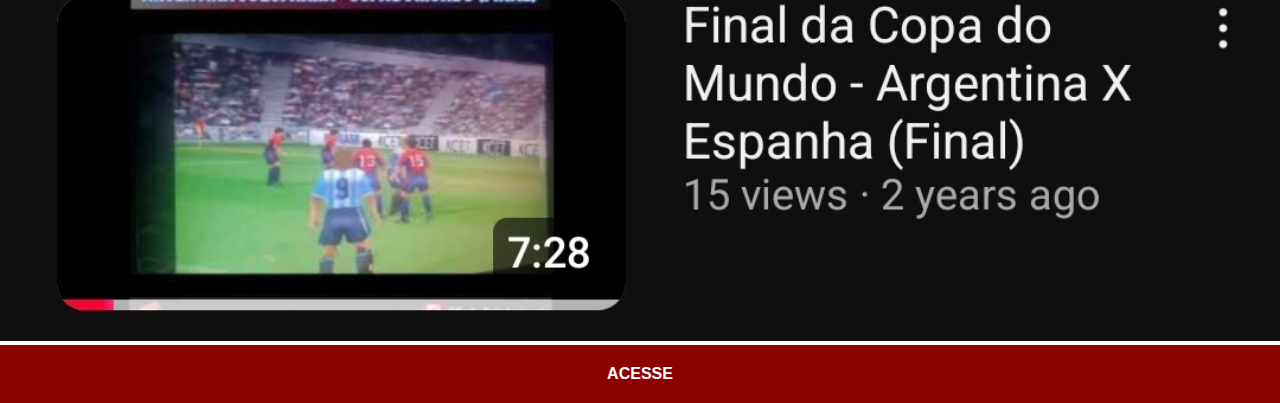
<file: youtube.html>
<!DOCTYPE html>
<html lang="pt-br">
<head>
    <meta charset="UTF-8">
    <meta name="viewport" content="width=device-width, initial-scale=1.0">
    <title>YouTube</title>
    <link rel="stylesheet" href="estilo/social.css">
</head>
<body>
    <img src="imagens/youtube-chamber.jpg" alt="YouTube">
    <a href="https://www.youtube.com/@PurfaEntertainment" target="_blank">ACESSE</a>
</body>
</html>
</file>
<file: estilo/social.css>
@charset "UTF-8";
          
        * {
            margin: 0px;
            padding: 0px;
            font-family: Arial, Helvetica, sans-serif;
        }

        ::-webkit-scrollbar {
            width: 0px;
            height: 0px;
        }

        img {
            width: 100vw;
        }

        a {
            display: block;
            background-color: darkred;
            color: white;
            padding: 20px;
            text-align: center;
            font-weight: bolder;
            text-decoration: none;
        }

        a:hover {
            background-color: rgb(202, 33, 33);
            color: black
        }
</file>
